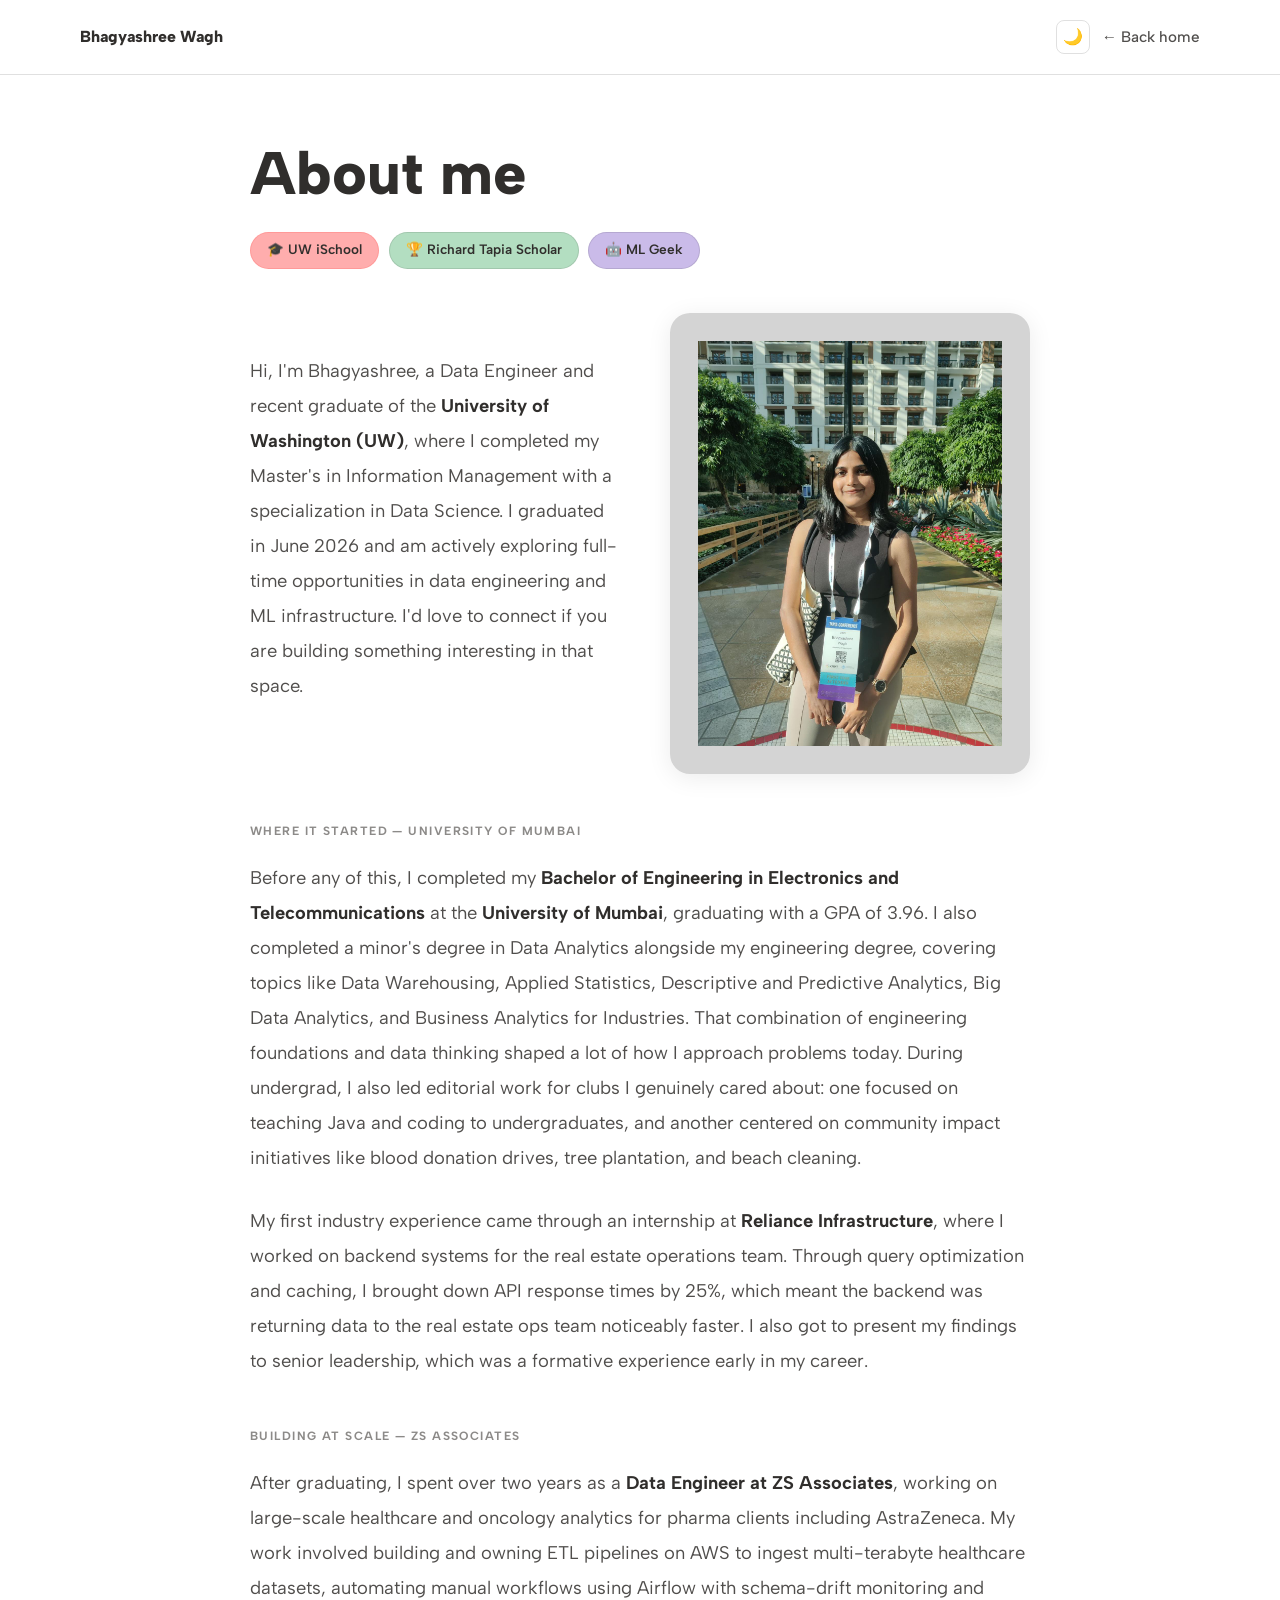
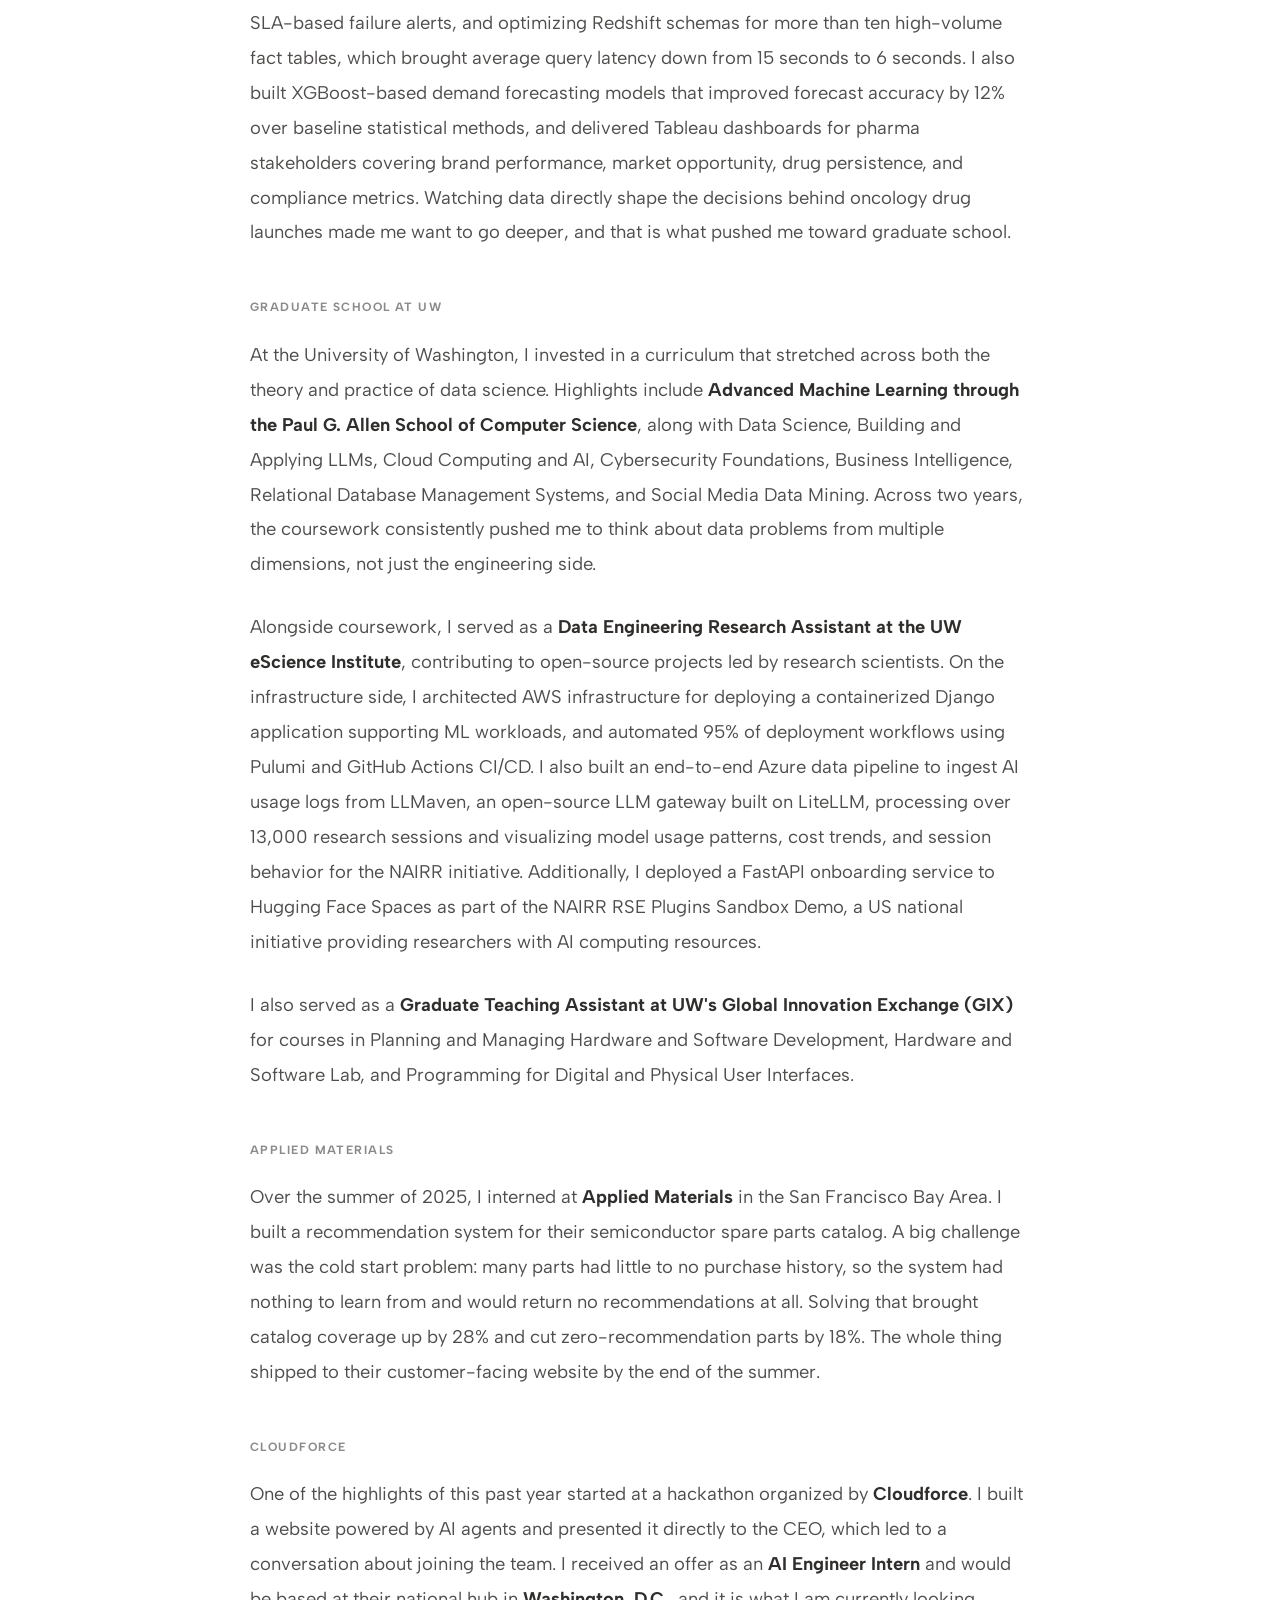
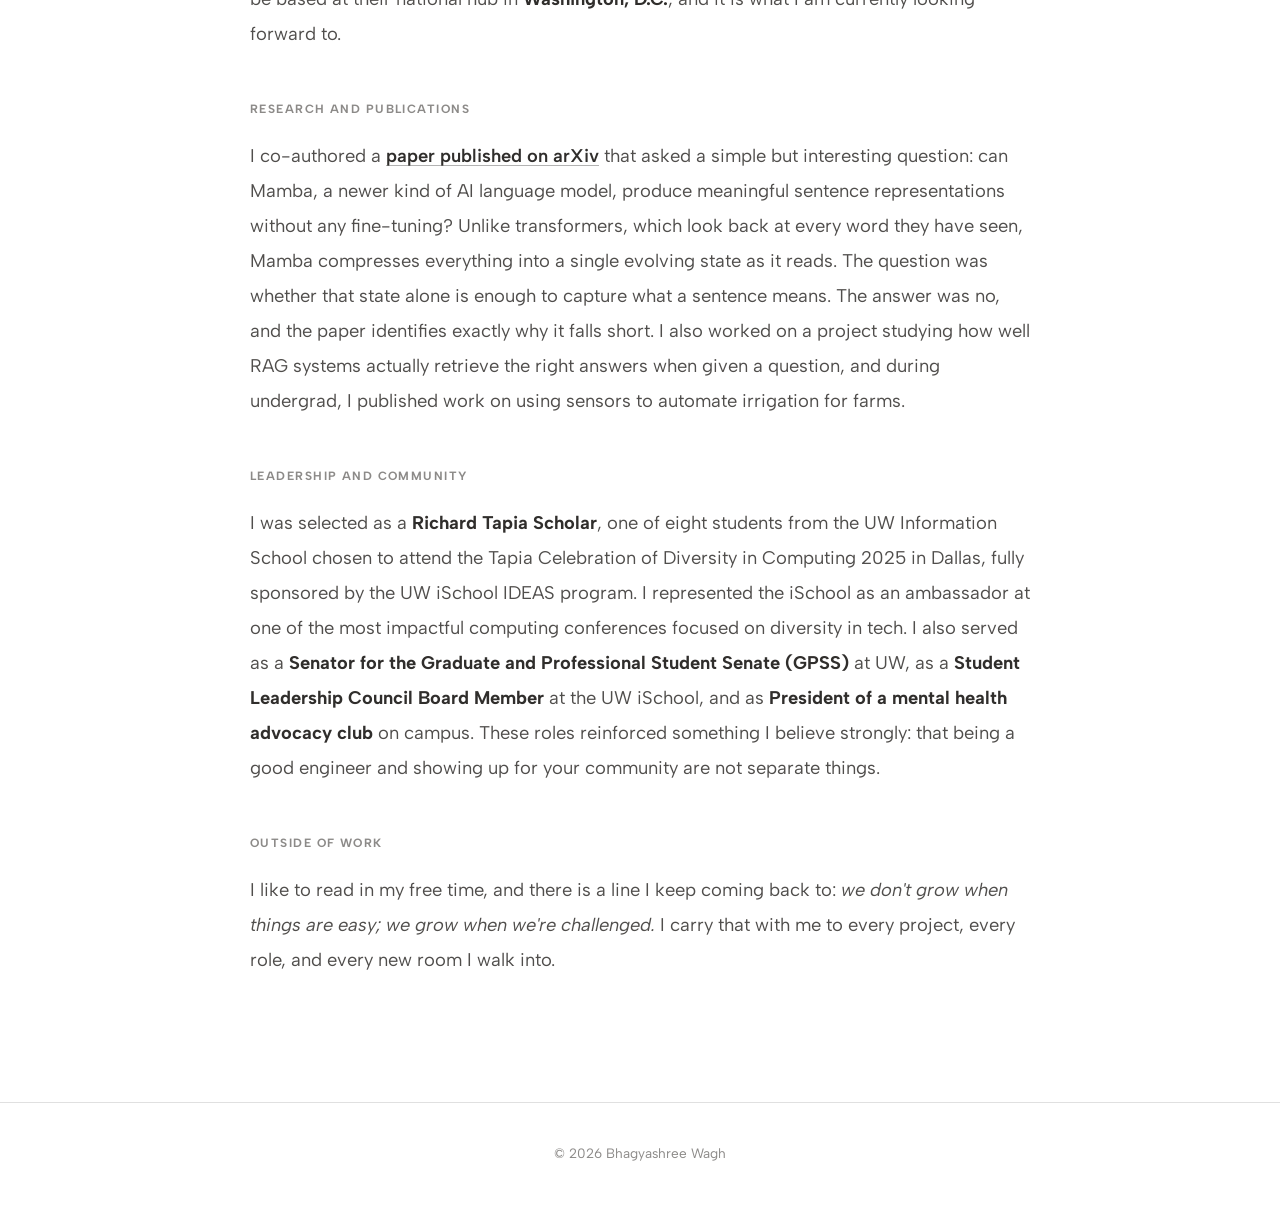
<file: about.html>
<!DOCTYPE html>
<html lang="en">
<head>
  <meta charset="UTF-8" />
  <meta name="viewport" content="width=device-width, initial-scale=1.0" />
  <title>About — Bhagyashree Wagh</title>
  <link rel="preconnect" href="https://fonts.googleapis.com" />
  <link rel="preconnect" href="https://fonts.gstatic.com" crossorigin />
  <link href="https://fonts.googleapis.com/css2?family=Albert+Sans:wght@400;500;600;700;800&family=Playwrite+US+Modern:wght@100..400&display=swap" rel="stylesheet" />
  <script>(function(){var t=localStorage.getItem('theme');if(t==='dark')document.documentElement.setAttribute('data-theme','dark')})();</script>
  <style>
    *,*::before,*::after{box-sizing:border-box;margin:0;padding:0}
    :root{
      --font:'Albert Sans',sans-serif;
      --cream:#F6F6F6;
      --white:rgb(255,255,255);
      --coral:rgb(254,122,120);
      --peach:rgb(255,173,173);
      --sage:rgb(179,222,193);
      --lavender:rgb(202,187,233);
      --text:rgb(48,46,44);
      --text-mid:rgb(80,78,76);
      --text-light:rgb(140,138,136);
      --border:rgba(0,0,0,.12);
      --transition:all .2s ease;
    }
    [data-theme="dark"]{
      --white:#141414;--cream:#1c1c1c;--cream-dark:#252525;
      --text:rgb(230,228,226);--text-mid:rgba(230,228,226,.75);--text-light:rgb(160,158,156);
      --border:rgba(255,255,255,.14)
    }
    [data-theme="dark"] .tag{color:rgb(30,28,26)!important;border-color:rgba(0,0,0,.3)!important}
    .theme-toggle{background:none;border:1.5px solid var(--border);border-radius:50%;width:34px;height:34px;cursor:pointer;display:flex;align-items:center;justify-content:center;font-size:.9rem;transition:var(--transition);flex-shrink:0}
    .theme-toggle:hover{border-color:var(--coral)}
    body{font-family:var(--font);background:var(--white);color:var(--text);line-height:1.6;font-size:16px;-webkit-font-smoothing:antialiased}
    a{color:var(--text);text-decoration:none;transition:var(--transition)}
    .wrap{max-width:860px;margin:0 auto;padding:0 2.5rem}

    nav{padding:1.25rem 0;border-bottom:1px solid var(--border);position:sticky;top:0;background:var(--white);z-index:100}
    .nav-inner{max-width:1200px;margin:0 auto;padding:0 2.5rem;display:flex;align-items:center;justify-content:space-between}
    .nav-name{font-weight:800;font-size:1rem;color:var(--text)}
    .back-link{display:inline-flex;align-items:center;gap:.4rem;font-size:.95rem;color:var(--text-mid);font-weight:500;transition:var(--transition)}
    .back-link:hover{color:var(--text)}

    .about-page{padding:4rem 0 6rem}
    .about-heading{font-size:3rem;font-weight:800;line-height:1.15;margin-bottom:1.5rem}
    @media(min-width:768px){.about-heading{font-size:3.75rem}}
    .about-hero{display:flex;gap:3rem;align-items:center;margin-bottom:2.5rem}
    .about-hero-text{flex:1}
    .about-photo{width:360px;flex-shrink:0;border-radius:20px;overflow:hidden;box-shadow:0 4px 24px rgba(0,0,0,.08);border:28px solid #d4d4d4}
    .about-photo img{width:100%;height:100%;object-fit:cover;display:block}
    @media(max-width:640px){.about-hero{flex-direction:column-reverse}.about-photo{width:100%;max-width:320px;margin:0 auto}}

    .tags{display:flex;flex-wrap:wrap;gap:.6rem;margin-bottom:2.75rem}
    .tag{display:inline-block;padding:.4rem 1rem;border-radius:50px;font-size:.85rem;font-weight:600;border:1.5px solid var(--border);color:var(--text);background:var(--white)}
    .tag.coral{background:var(--peach);border-color:rgba(254,122,120,.4)}
    .tag.sage{background:var(--sage);border-color:rgba(0,0,0,.1)}
    .tag.lavender{background:var(--lavender);border-color:rgba(0,0,0,.1)}

    .about-body p{font-size:1.15rem;line-height:1.9;color:var(--text-mid);margin-bottom:1.75rem}
    .about-body p strong{color:var(--text);font-weight:700}
    .about-body p em{font-style:italic;color:var(--text-mid)}
    .about-body a{color:var(--text);font-weight:600;text-decoration:underline;text-underline-offset:3px;text-decoration-color:rgba(0,0,0,.3)}
    .about-body a:hover{text-decoration-color:var(--text)}

    .section-label{font-size:.75rem;font-weight:700;letter-spacing:.12em;text-transform:uppercase;color:var(--text-light);margin:3rem 0 1.25rem;display:block}

    .pill-row{display:flex;flex-wrap:wrap;gap:.5rem;margin-bottom:1.75rem}
    .pill{padding:.3rem .85rem;border-radius:50px;font-size:.82rem;font-weight:500;background:var(--cream);color:var(--text);border:1px solid var(--border)}

    footer{padding:2.5rem 0;border-top:1px solid var(--border);text-align:center;font-size:.85rem;color:var(--text-light)}

    .pub-card{border:1.5px solid var(--border);border-radius:12px;padding:1.25rem 1.5rem;margin-bottom:1.75rem;background:var(--cream)}
    .pub-meta{display:flex;align-items:center;justify-content:space-between;margin-bottom:.6rem}
    .pub-venue{font-size:.78rem;font-weight:700;letter-spacing:.08em;text-transform:uppercase;color:var(--text-light)}
    .pub-link{font-size:.82rem;font-weight:700;color:var(--coral);text-decoration:none;border:1.5px solid var(--coral);padding:.2rem .75rem;border-radius:50px;transition:var(--transition)}
    .pub-link:hover{background:var(--coral);color:#fff}
    .pub-title{font-size:1.05rem;font-weight:700;color:var(--text);margin-bottom:.35rem;line-height:1.4}
    .pub-authors{font-size:.88rem;color:var(--text-light)}
  </style>
  <link rel="stylesheet" href="dark-mode.css">
</head>
<body>

<nav>
  <div class="nav-inner">
    <a href="index.html" class="nav-name">Bhagyashree Wagh</a>
    <div style="display:flex;align-items:center;gap:.75rem">
      <button class="theme-toggle" onclick="toggleTheme()" aria-label="Toggle dark mode">🌙</button>
      <a href="index.html" class="back-link">← Back home</a>
    </div>
  </div>
</nav>

<div class="about-page">
  <div class="wrap">

    <h1 class="about-heading">About me</h1>

    <div class="tags">
      <span class="tag coral">🎓 UW iSchool</span>
      <span class="tag sage">🏆 Richard Tapia Scholar</span>
      <span class="tag lavender">🤖 ML Geek</span>
    </div>

    <div class="about-hero">
      <div class="about-hero-text about-body">
        <p>Hi, I'm Bhagyashree, a Data Engineer and recent graduate of the <strong>University of Washington (UW)</strong>, where I completed my Master's in Information Management with a specialization in Data Science. I graduated in June 2026 and am actively exploring full-time opportunities in data engineering and ML infrastructure. I'd love to connect if you are building something interesting in that space.</p>
      </div>
      <div class="about-photo">
        <img src="assets/tapia-photo.jpg" alt="Bhagyashree Wagh at Tapia Conference 2025" />
      </div>
    </div>

    <div class="about-body">

      <span class="section-label">Where it started — University of Mumbai</span>

      <p>Before any of this, I completed my <strong>Bachelor of Engineering in Electronics and Telecommunications</strong> at the <strong>University of Mumbai</strong>, graduating with a GPA of 3.96. I also completed a minor's degree in Data Analytics alongside my engineering degree, covering topics like Data Warehousing, Applied Statistics, Descriptive and Predictive Analytics, Big Data Analytics, and Business Analytics for Industries. That combination of engineering foundations and data thinking shaped a lot of how I approach problems today. During undergrad, I also led editorial work for clubs I genuinely cared about: one focused on teaching Java and coding to undergraduates, and another centered on community impact initiatives like blood donation drives, tree plantation, and beach cleaning.</p>

      <p>My first industry experience came through an internship at <strong>Reliance Infrastructure</strong>, where I worked on backend systems for the real estate operations team. Through query optimization and caching, I brought down API response times by 25%, which meant the backend was returning data to the real estate ops team noticeably faster. I also got to present my findings to senior leadership, which was a formative experience early in my career.</p>

      <span class="section-label">Building at scale — ZS Associates</span>

      <p>After graduating, I spent over two years as a <strong>Data Engineer at ZS Associates</strong>, working on large-scale healthcare and oncology analytics for pharma clients including AstraZeneca. My work involved building and owning ETL pipelines on AWS to ingest multi-terabyte healthcare datasets, automating manual workflows using Airflow with schema-drift monitoring and SLA-based failure alerts, and optimizing Redshift schemas for more than ten high-volume fact tables, which brought average query latency down from 15 seconds to 6 seconds. I also built XGBoost-based demand forecasting models that improved forecast accuracy by 12% over baseline statistical methods, and delivered Tableau dashboards for pharma stakeholders covering brand performance, market opportunity, drug persistence, and compliance metrics. Watching data directly shape the decisions behind oncology drug launches made me want to go deeper, and that is what pushed me toward graduate school.</p>

      <span class="section-label">Graduate school at UW</span>

      <p>At the University of Washington, I invested in a curriculum that stretched across both the theory and practice of data science. Highlights include <strong>Advanced Machine Learning through the Paul G. Allen School of Computer Science</strong>, along with Data Science, Building and Applying LLMs, Cloud Computing and AI, Cybersecurity Foundations, Business Intelligence, Relational Database Management Systems, and Social Media Data Mining. Across two years, the coursework consistently pushed me to think about data problems from multiple dimensions, not just the engineering side.</p>

      <p>Alongside coursework, I served as a <strong>Data Engineering Research Assistant at the UW eScience Institute</strong>, contributing to open-source projects led by research scientists. On the infrastructure side, I architected AWS infrastructure for deploying a containerized Django application supporting ML workloads, and automated 95% of deployment workflows using Pulumi and GitHub Actions CI/CD. I also built an end-to-end Azure data pipeline to ingest AI usage logs from LLMaven, an open-source LLM gateway built on LiteLLM, processing over 13,000 research sessions and visualizing model usage patterns, cost trends, and session behavior for the NAIRR initiative. Additionally, I deployed a FastAPI onboarding service to Hugging Face Spaces as part of the NAIRR RSE Plugins Sandbox Demo, a US national initiative providing researchers with AI computing resources.</p>

      <p>I also served as a <strong>Graduate Teaching Assistant at UW's Global Innovation Exchange (GIX)</strong> for courses in Planning and Managing Hardware and Software Development, Hardware and Software Lab, and Programming for Digital and Physical User Interfaces.</p>

      <span class="section-label">Applied Materials</span>

      <p>Over the summer of 2025, I interned at <strong>Applied Materials</strong> in the San Francisco Bay Area. I built a recommendation system for their semiconductor spare parts catalog. A big challenge was the cold start problem: many parts had little to no purchase history, so the system had nothing to learn from and would return no recommendations at all. Solving that brought catalog coverage up by 28% and cut zero-recommendation parts by 18%. The whole thing shipped to their customer-facing website by the end of the summer.</p>

      <span class="section-label">Cloudforce</span>

      <p>One of the highlights of this past year started at a hackathon organized by <strong>Cloudforce</strong>. I built a website powered by AI agents and presented it directly to the CEO, which led to a conversation about joining the team. I received an offer as an <strong>AI Engineer Intern</strong> and would be based at their national hub in <strong>Washington, D.C.</strong>, and it is what I am currently looking forward to.</p>

      <span class="section-label">Research and publications</span>

      <p>I co-authored a <a href="https://arxiv.org/abs/2605.00253" target="_blank">paper published on arXiv</a> that asked a simple but interesting question: can Mamba, a newer kind of AI language model, produce meaningful sentence representations without any fine-tuning? Unlike transformers, which look back at every word they have seen, Mamba compresses everything into a single evolving state as it reads. The question was whether that state alone is enough to capture what a sentence means. The answer was no, and the paper identifies exactly why it falls short. I also worked on a project studying how well RAG systems actually retrieve the right answers when given a question, and during undergrad, I published work on using sensors to automate irrigation for farms.</p>

      <span class="section-label">Leadership and community</span>

      <p>I was selected as a <strong>Richard Tapia Scholar</strong>, one of eight students from the UW Information School chosen to attend the Tapia Celebration of Diversity in Computing 2025 in Dallas, fully sponsored by the UW iSchool IDEAS program. I represented the iSchool as an ambassador at one of the most impactful computing conferences focused on diversity in tech. I also served as a <strong>Senator for the Graduate and Professional Student Senate (GPSS)</strong> at UW, as a <strong>Student Leadership Council Board Member</strong> at the UW iSchool, and as <strong>President of a mental health advocacy club</strong> on campus. These roles reinforced something I believe strongly: that being a good engineer and showing up for your community are not separate things.</p>

      <span class="section-label">Outside of work</span>

      <p>I like to read in my free time, and there is a line I keep coming back to: <em>we don't grow when things are easy; we grow when we're challenged.</em> I carry that with me to every project, every role, and every new room I walk into.</p>

    </div>
  </div>
</div>


<footer>© 2026 Bhagyashree Wagh</footer>

<script>
function toggleTheme(){const dark=document.documentElement.getAttribute('data-theme')==='dark';document.documentElement.setAttribute('data-theme',dark?'light':'dark');localStorage.setItem('theme',dark?'light':'dark');document.querySelectorAll('.theme-toggle').forEach(b=>b.textContent=dark?'🌙':'☀️');}
(function(){const dark=document.documentElement.getAttribute('data-theme')==='dark';document.querySelectorAll('.theme-toggle').forEach(b=>b.textContent=dark?'☀️':'🌙');})();
</script>
</body>
</html>
</file>
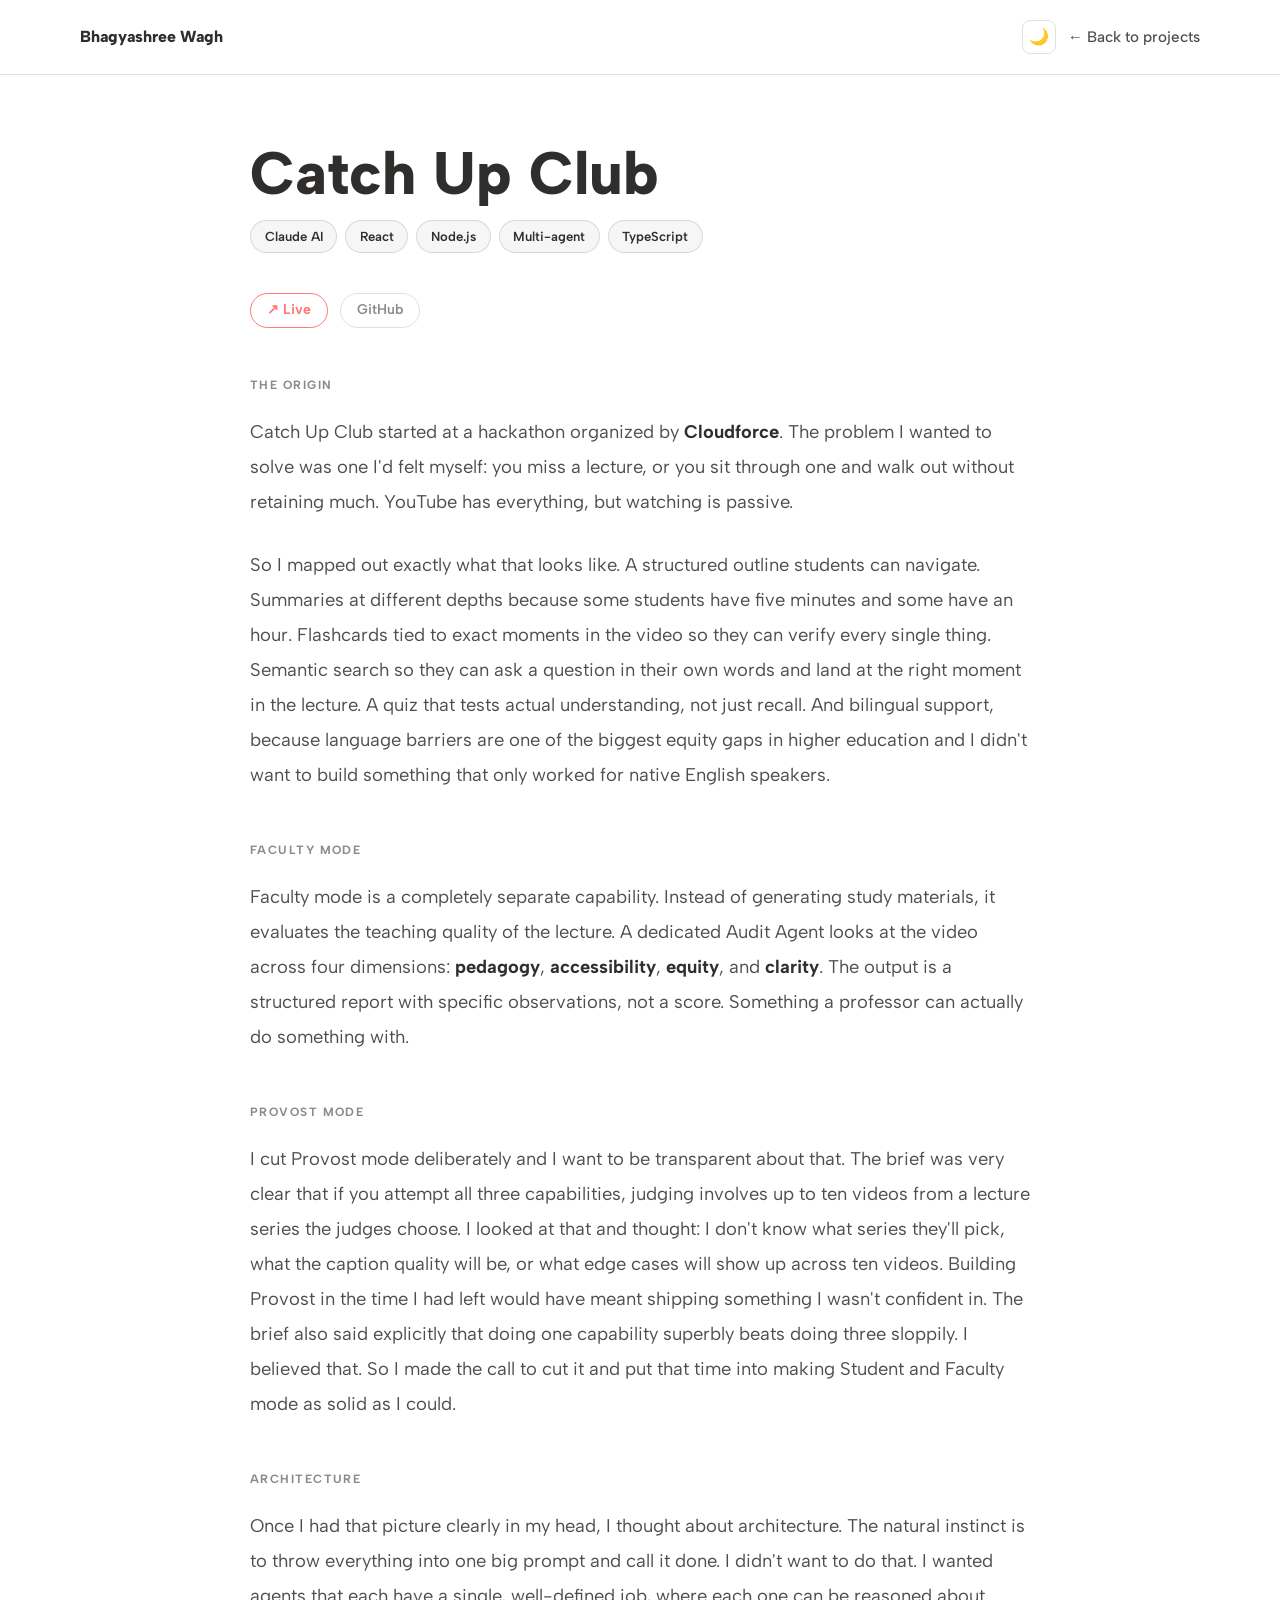
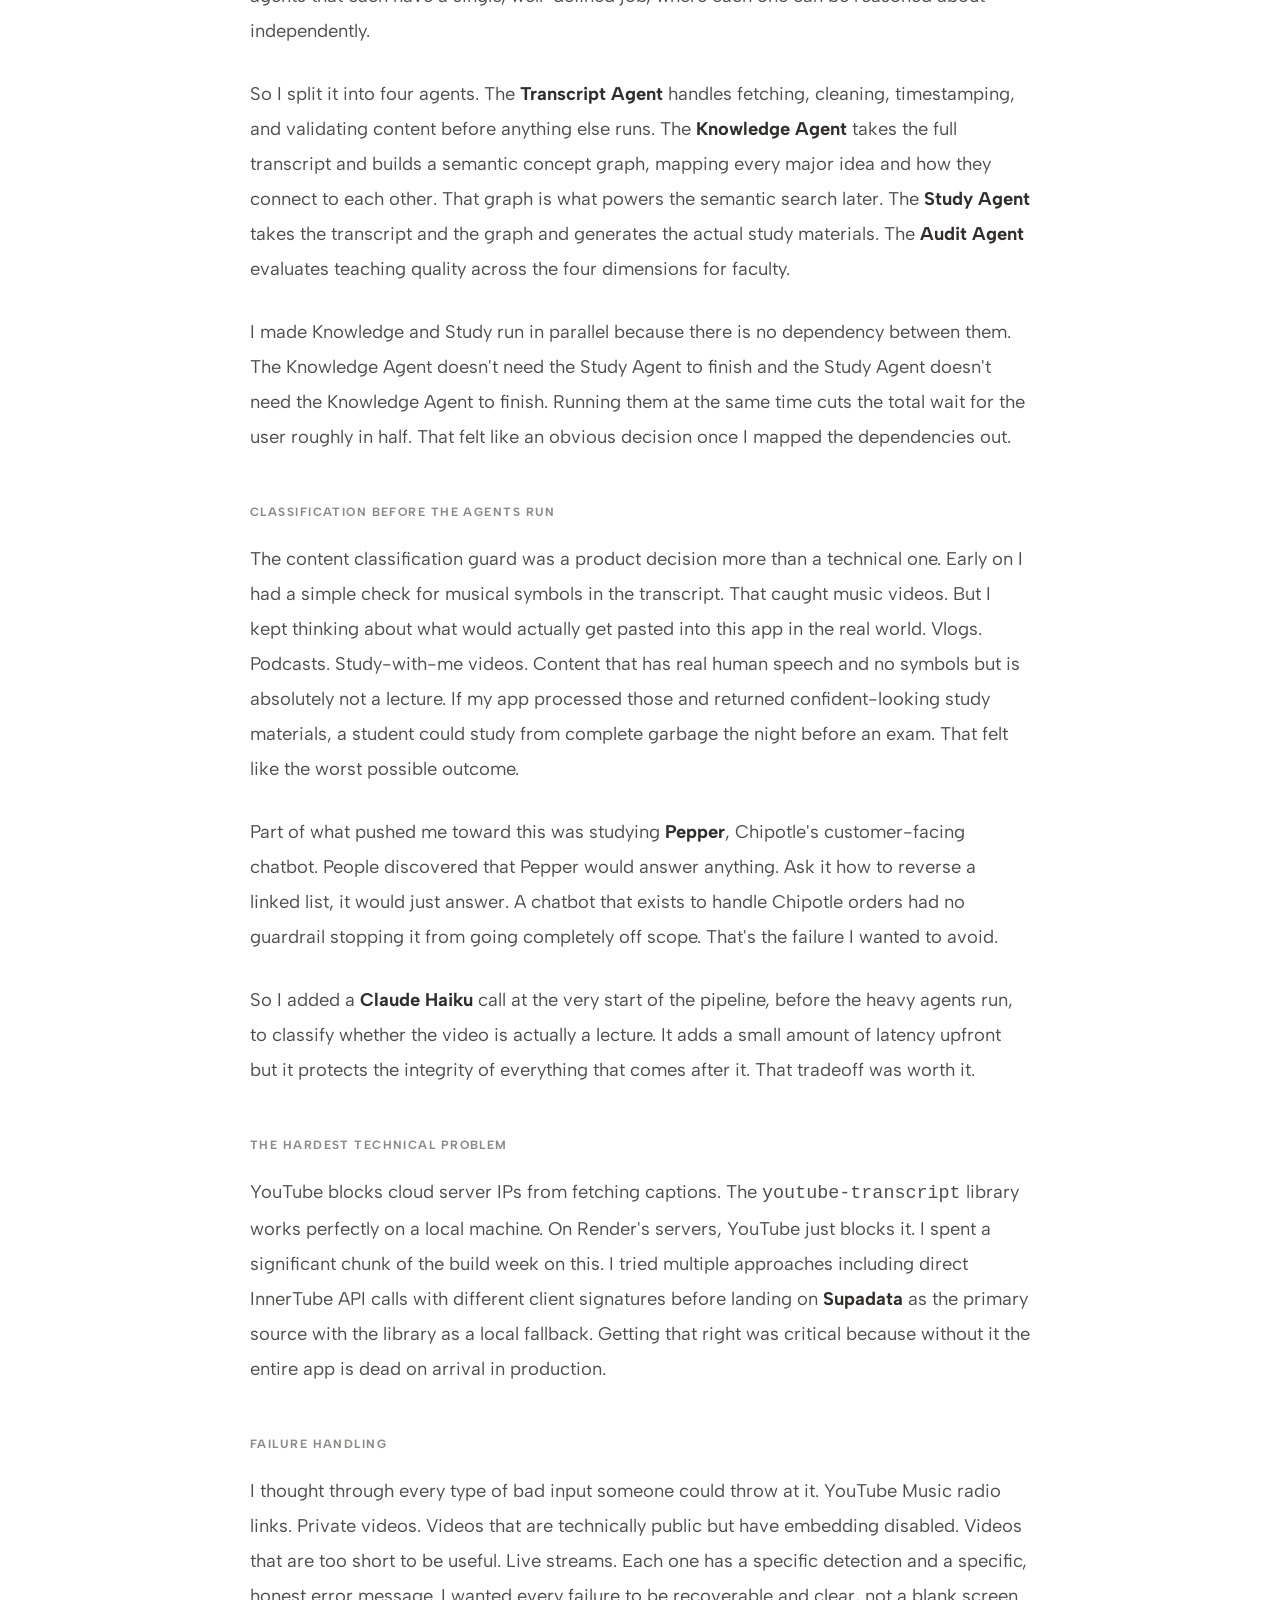
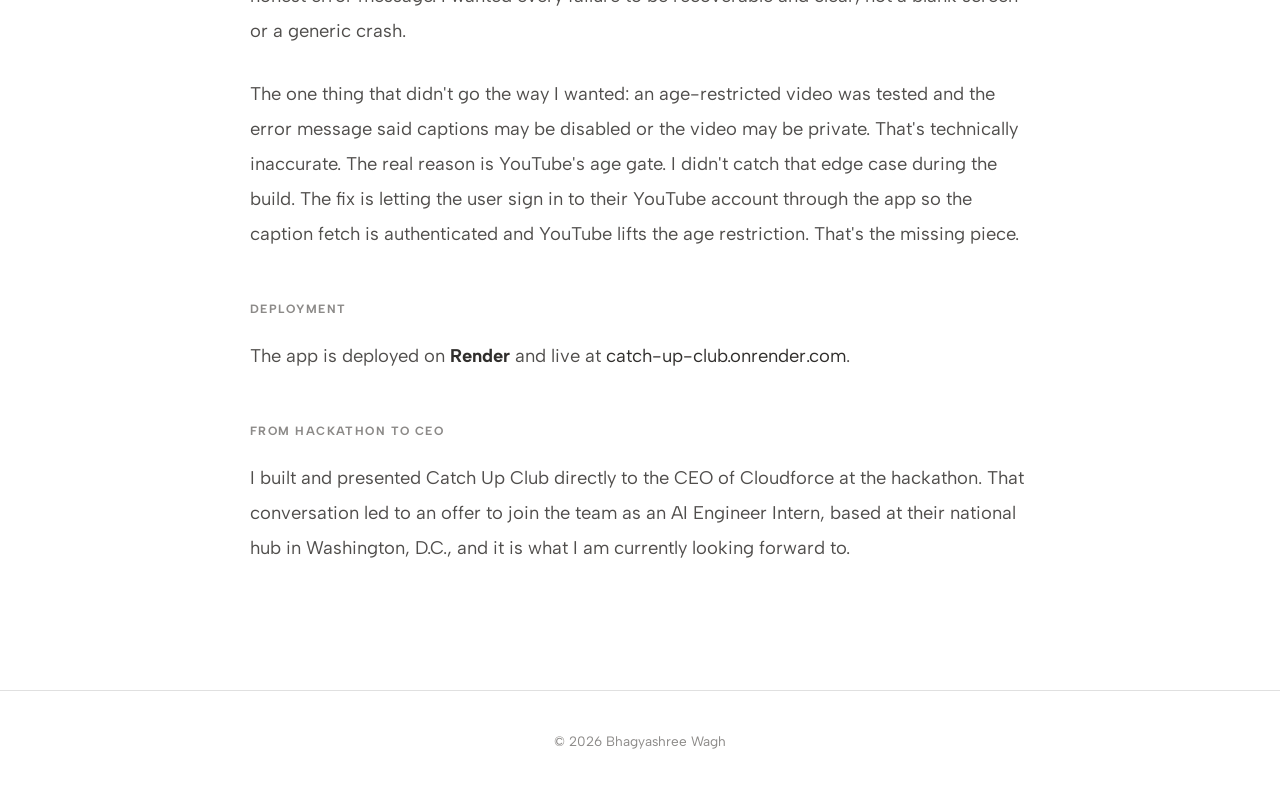
<file: projects/catchup.html>
<!DOCTYPE html>
<html lang="en">
<head>
  <meta charset="UTF-8" />
  <meta name="viewport" content="width=device-width, initial-scale=1.0" />
  <title>Catch Up Club | Bhagyashree Wagh</title>
  <link rel="preconnect" href="https://fonts.googleapis.com" />
  <link rel="preconnect" href="https://fonts.gstatic.com" crossorigin />
  <link href="https://fonts.googleapis.com/css2?family=Albert+Sans:wght@400;500;600;700;800&display=swap" rel="stylesheet" />
  <script>(function(){var t=localStorage.getItem('theme');if(t==='dark')document.documentElement.setAttribute('data-theme','dark')})();</script>
  <style>
    *,*::before,*::after{box-sizing:border-box;margin:0;padding:0}
    :root{
      --font:'Albert Sans',sans-serif;
      --cream:#F6F6F6;--white:rgb(255,255,255);--coral:rgb(254,122,120);
      --sage:rgb(179,222,193);--lavender:rgb(202,187,233);
      --text:rgb(48,46,44);--text-mid:rgb(80,78,76);--text-light:rgb(140,138,136);
      --border:rgba(0,0,0,.12);--transition:all .2s ease;
    }
    [data-theme="dark"]{--white:#141414;--cream:#1c1c1c;--cream-dark:#252525;--text:rgb(230,228,226);--text-mid:rgba(230,228,226,.75);--text-light:rgb(160,158,156);--border:rgba(255,255,255,.14)}
    [data-theme="dark"] nav{background:#141414}
    .theme-toggle{background:none;border:1.5px solid var(--border);border-radius:50%;width:34px;height:34px;cursor:pointer;display:flex;align-items:center;justify-content:center;font-size:.9rem;transition:var(--transition);flex-shrink:0}
    .theme-toggle:hover{border-color:var(--coral)}
    body{font-family:var(--font);background:var(--white);color:var(--text);line-height:1.6;font-size:16px;-webkit-font-smoothing:antialiased}
    a{color:var(--text);text-decoration:none;transition:var(--transition)}
    .wrap{max-width:860px;margin:0 auto;padding:0 2.5rem}
    nav{padding:1.25rem 0;border-bottom:1px solid var(--border);position:sticky;top:0;background:var(--white);z-index:100}
    .nav-inner{max-width:1200px;margin:0 auto;padding:0 2.5rem;display:flex;align-items:center;justify-content:space-between}
    .nav-name{font-weight:800;font-size:1rem}
    .back-link{display:inline-flex;align-items:center;gap:.4rem;font-size:.95rem;color:var(--text-mid);font-weight:500}
    .back-link:hover{color:var(--text)}
    .proj-page{padding:4rem 0 6rem}
    .proj-heading{font-size:3rem;font-weight:800;line-height:1.15;margin-bottom:.75rem}
    @media(min-width:768px){.proj-heading{font-size:3.75rem}}
    .proj-meta{display:flex;flex-wrap:wrap;gap:.5rem;margin-bottom:2.5rem}
    .ptag{display:inline-block;padding:.3rem .85rem;border-radius:50px;font-size:.82rem;font-weight:600;background:var(--cream);color:var(--text);border:1px solid var(--border)}
    .proj-links{display:flex;gap:.75rem;margin-bottom:3rem}
    .proj-link-live{font-size:.88rem;font-weight:700;color:var(--coral);border:1.5px solid var(--coral);padding:.35rem 1rem;border-radius:50px;text-decoration:none;transition:var(--transition)}
    .proj-link-live:hover{background:var(--coral);color:#fff}
    .proj-link-gh{font-size:.88rem;font-weight:600;color:var(--text-light);border:1.5px solid var(--border);padding:.35rem 1rem;border-radius:50px;text-decoration:none;transition:var(--transition)}
    .proj-link-gh:hover{border-color:var(--text);color:var(--text)}
    .proj-body p{font-size:1.15rem;line-height:1.9;color:var(--text-mid);margin-bottom:1.75rem}
    .proj-body p strong{color:var(--text);font-weight:700}
    .section-label{font-size:.75rem;font-weight:700;letter-spacing:.12em;text-transform:uppercase;color:var(--text-light);margin:3rem 0 1.25rem;display:block}
    .callout{background:var(--cream);border-left:3px solid var(--coral);border-radius:0 12px 12px 0;padding:1.25rem 1.5rem;margin-bottom:1.75rem}
    .callout p{font-size:1.05rem;margin-bottom:0}
    footer{padding:2.5rem 0;border-top:1px solid var(--border);text-align:center;font-size:.85rem;color:var(--text-light)}
  </style>
  <link rel="stylesheet" href="../dark-mode.css">
</head>
<body>
<nav>
  <div class="nav-inner">
    <a href="../index.html" class="nav-name">Bhagyashree Wagh</a>
    <div style="display:flex;align-items:center;gap:.75rem">
      <button class="theme-toggle" onclick="toggleTheme()" aria-label="Toggle dark mode">🌙</button>
      <a href="../index.html#projects" class="back-link">← Back to projects</a>
    </div>
  </div>
</nav>

<div class="proj-page">
  <div class="wrap">
    <h1 class="proj-heading">Catch Up Club</h1>
    <div class="proj-meta">
      <span class="ptag">Claude AI</span><span class="ptag">React</span><span class="ptag">Node.js</span><span class="ptag">Multi-agent</span><span class="ptag">TypeScript</span>
    </div>
    <div class="proj-links">
      <a href="https://catch-up-club.onrender.com" target="_blank" class="proj-link-live">↗ Live</a>
      <a href="https://github.com/bhagyashreewagh/catch-up-club" target="_blank" class="proj-link-gh">GitHub</a>
    </div>

    <div class="proj-body">

      <span class="section-label">The origin</span>

      <p>Catch Up Club started at a hackathon organized by <strong>Cloudforce</strong>. The problem I wanted to solve was one I'd felt myself: you miss a lecture, or you sit through one and walk out without retaining much. YouTube has everything, but watching is passive.</p>

      <p>So I mapped out exactly what that looks like. A structured outline students can navigate. Summaries at different depths because some students have five minutes and some have an hour. Flashcards tied to exact moments in the video so they can verify every single thing. Semantic search so they can ask a question in their own words and land at the right moment in the lecture. A quiz that tests actual understanding, not just recall. And bilingual support, because language barriers are one of the biggest equity gaps in higher education and I didn't want to build something that only worked for native English speakers.</p>

      <span class="section-label">Faculty mode</span>

      <p>Faculty mode is a completely separate capability. Instead of generating study materials, it evaluates the teaching quality of the lecture. A dedicated Audit Agent looks at the video across four dimensions: <strong>pedagogy</strong>, <strong>accessibility</strong>, <strong>equity</strong>, and <strong>clarity</strong>. The output is a structured report with specific observations, not a score. Something a professor can actually do something with.</p>

      <span class="section-label">Provost mode</span>

      <p>I cut Provost mode deliberately and I want to be transparent about that. The brief was very clear that if you attempt all three capabilities, judging involves up to ten videos from a lecture series the judges choose. I looked at that and thought: I don't know what series they'll pick, what the caption quality will be, or what edge cases will show up across ten videos. Building Provost in the time I had left would have meant shipping something I wasn't confident in. The brief also said explicitly that doing one capability superbly beats doing three sloppily. I believed that. So I made the call to cut it and put that time into making Student and Faculty mode as solid as I could.</p>

      <span class="section-label">Architecture</span>

      <p>Once I had that picture clearly in my head, I thought about architecture. The natural instinct is to throw everything into one big prompt and call it done. I didn't want to do that. I wanted agents that each have a single, well-defined job, where each one can be reasoned about independently.</p>

      <p>So I split it into four agents. The <strong>Transcript Agent</strong> handles fetching, cleaning, timestamping, and validating content before anything else runs. The <strong>Knowledge Agent</strong> takes the full transcript and builds a semantic concept graph, mapping every major idea and how they connect to each other. That graph is what powers the semantic search later. The <strong>Study Agent</strong> takes the transcript and the graph and generates the actual study materials. The <strong>Audit Agent</strong> evaluates teaching quality across the four dimensions for faculty.</p>

      <p>I made Knowledge and Study run in parallel because there is no dependency between them. The Knowledge Agent doesn't need the Study Agent to finish and the Study Agent doesn't need the Knowledge Agent to finish. Running them at the same time cuts the total wait for the user roughly in half. That felt like an obvious decision once I mapped the dependencies out.</p>

      <span class="section-label">Classification before the agents run</span>

      <p>The content classification guard was a product decision more than a technical one. Early on I had a simple check for musical symbols in the transcript. That caught music videos. But I kept thinking about what would actually get pasted into this app in the real world. Vlogs. Podcasts. Study-with-me videos. Content that has real human speech and no symbols but is absolutely not a lecture. If my app processed those and returned confident-looking study materials, a student could study from complete garbage the night before an exam. That felt like the worst possible outcome.</p>

      <p>Part of what pushed me toward this was studying <strong>Pepper</strong>, Chipotle's customer-facing chatbot. People discovered that Pepper would answer anything. Ask it how to reverse a linked list, it would just answer. A chatbot that exists to handle Chipotle orders had no guardrail stopping it from going completely off scope. That's the failure I wanted to avoid.</p>

      <p>So I added a <strong>Claude Haiku</strong> call at the very start of the pipeline, before the heavy agents run, to classify whether the video is actually a lecture. It adds a small amount of latency upfront but it protects the integrity of everything that comes after it. That tradeoff was worth it.</p>

      <span class="section-label">The hardest technical problem</span>

      <p>YouTube blocks cloud server IPs from fetching captions. The <code>youtube-transcript</code> library works perfectly on a local machine. On Render's servers, YouTube just blocks it. I spent a significant chunk of the build week on this. I tried multiple approaches including direct InnerTube API calls with different client signatures before landing on <strong>Supadata</strong> as the primary source with the library as a local fallback. Getting that right was critical because without it the entire app is dead on arrival in production.</p>

      <span class="section-label">Failure handling</span>

      <p>I thought through every type of bad input someone could throw at it. YouTube Music radio links. Private videos. Videos that are technically public but have embedding disabled. Videos that are too short to be useful. Live streams. Each one has a specific detection and a specific, honest error message. I wanted every failure to be recoverable and clear, not a blank screen or a generic crash.</p>

      <p>The one thing that didn't go the way I wanted: an age-restricted video was tested and the error message said captions may be disabled or the video may be private. That's technically inaccurate. The real reason is YouTube's age gate. I didn't catch that edge case during the build. The fix is letting the user sign in to their YouTube account through the app so the caption fetch is authenticated and YouTube lifts the age restriction. That's the missing piece.</p>

      <span class="section-label">Deployment</span>

      <p>The app is deployed on <strong>Render</strong> and live at <a href="https://catch-up-club.onrender.com" target="_blank">catch-up-club.onrender.com</a>.</p>

      <span class="section-label">From hackathon to CEO</span>

      <p>I built and presented Catch Up Club directly to the CEO of Cloudforce at the hackathon. That conversation led to an offer to join the team as an AI Engineer Intern, based at their national hub in Washington, D.C., and it is what I am currently looking forward to.</p>

    </div>
  </div>
</div>

<footer>© 2026 Bhagyashree Wagh</footer>
<script>
function toggleTheme(){const dark=document.documentElement.getAttribute('data-theme')==='dark';document.documentElement.setAttribute('data-theme',dark?'light':'dark');localStorage.setItem('theme',dark?'light':'dark');document.querySelectorAll('.theme-toggle').forEach(b=>b.textContent=dark?'🌙':'☀️');}
(function(){const dark=document.documentElement.getAttribute('data-theme')==='dark';document.querySelectorAll('.theme-toggle').forEach(b=>b.textContent=dark?'☀️':'🌙');})();
</script>
</body>
</html>
</file>
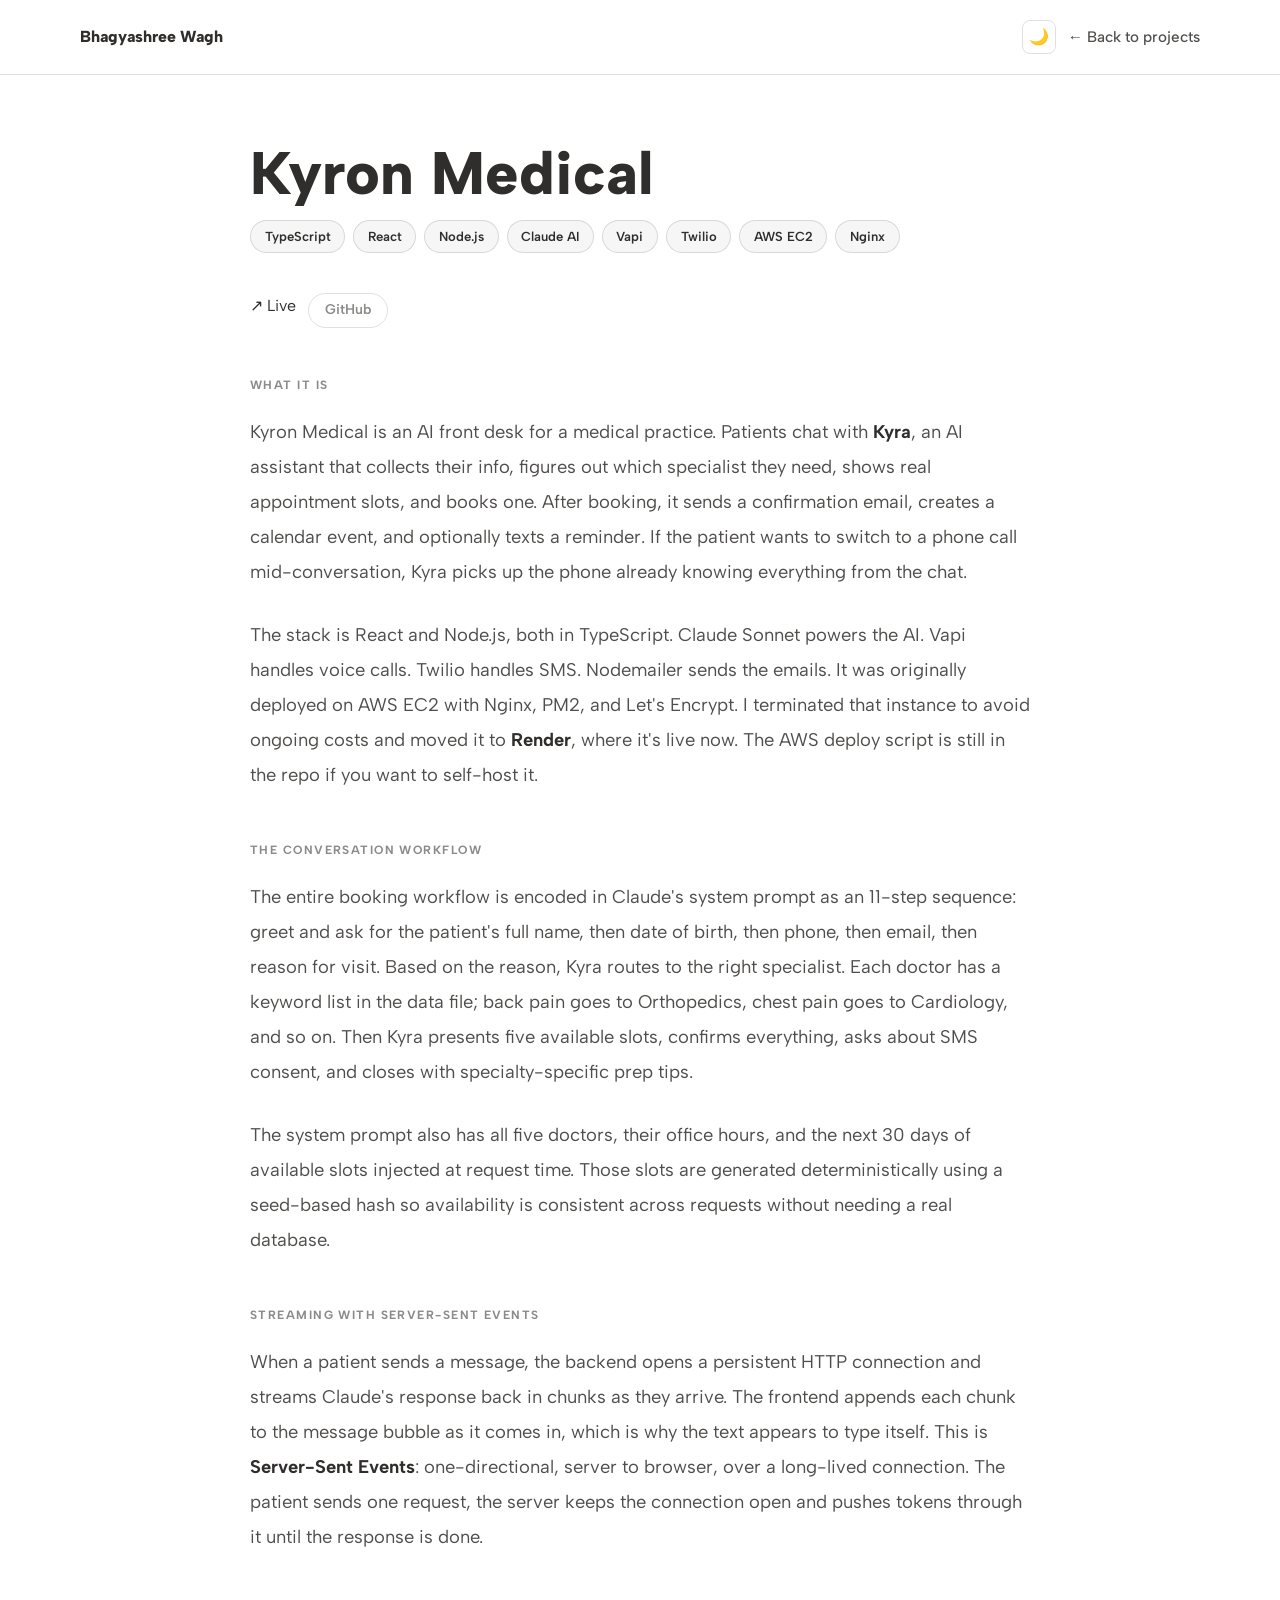
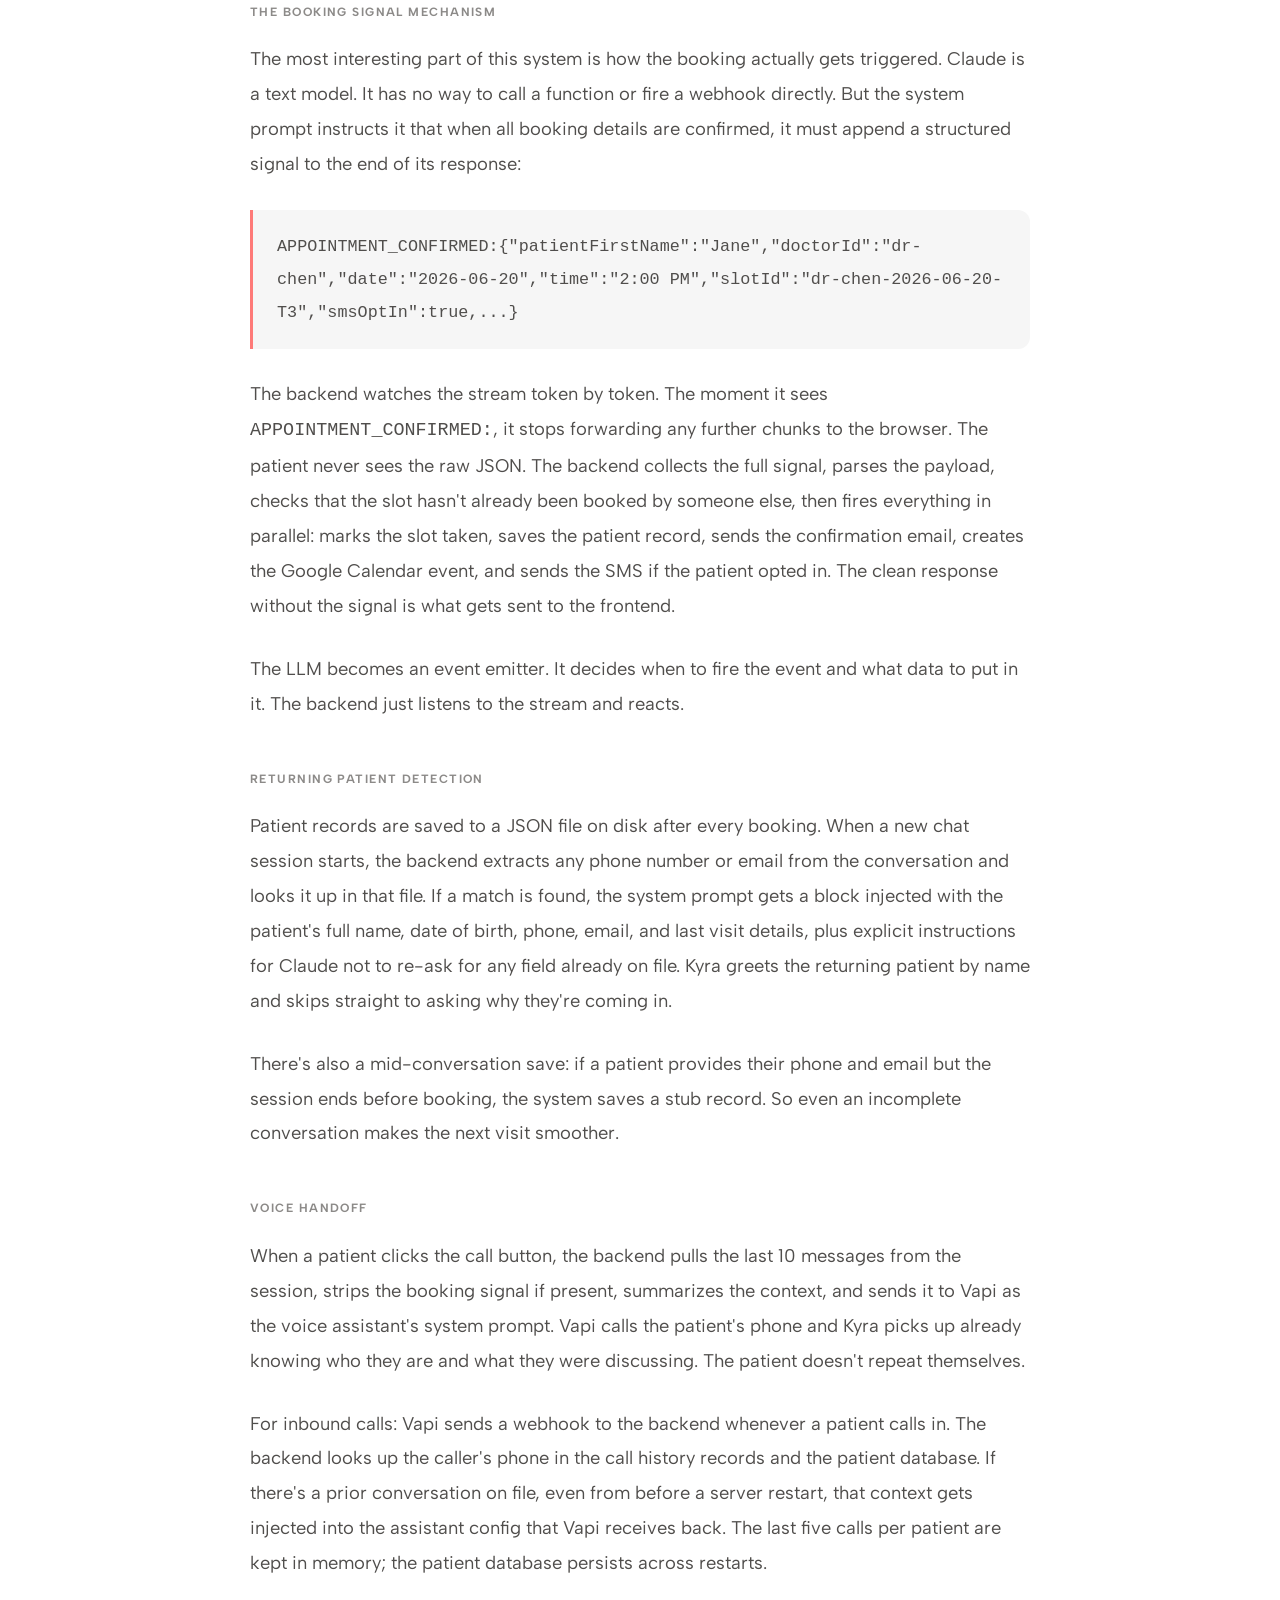
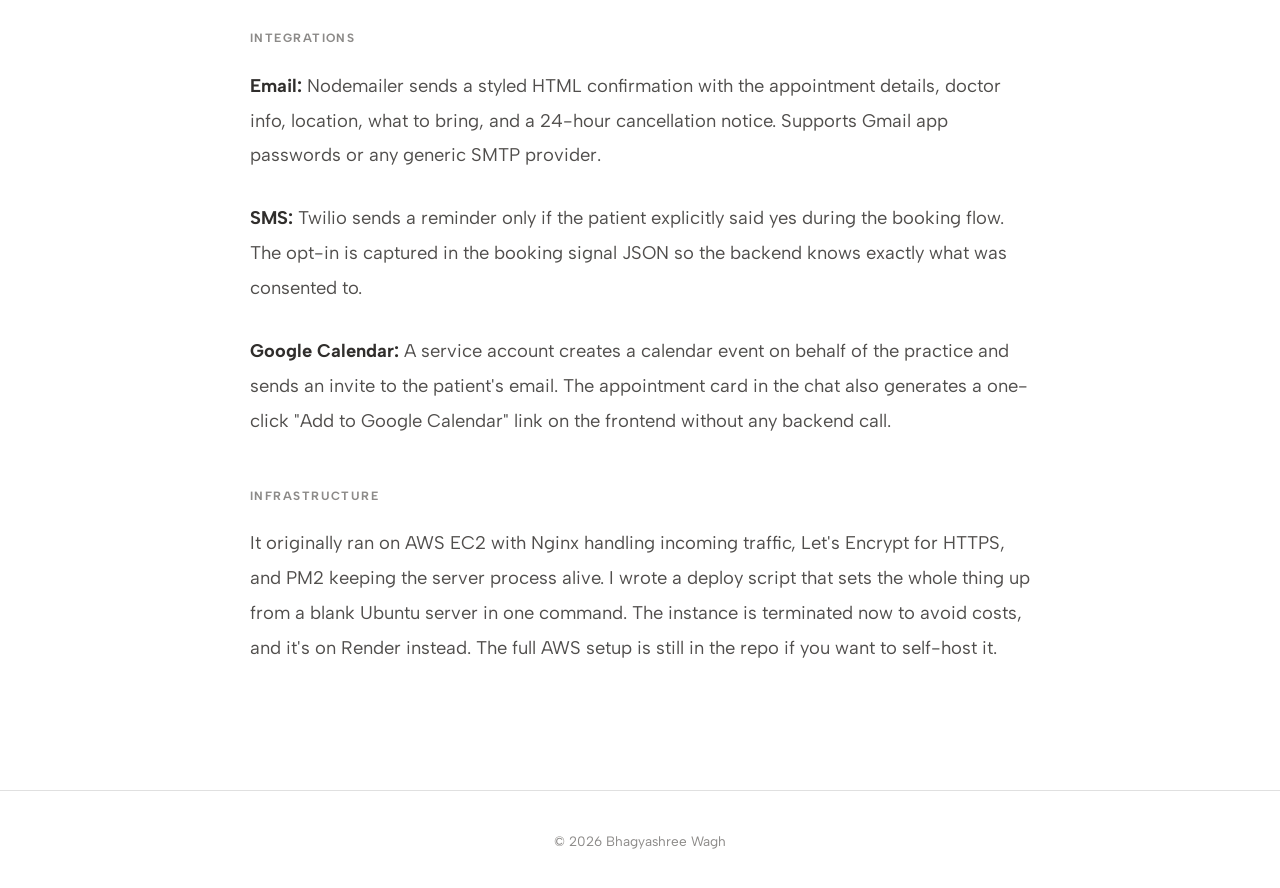
<file: projects/kyron.html>
<!DOCTYPE html>
<html lang="en">
<head>
  <meta charset="UTF-8" />
  <meta name="viewport" content="width=device-width, initial-scale=1.0" />
  <title>Kyron Medical | Bhagyashree Wagh</title>
  <link rel="preconnect" href="https://fonts.googleapis.com" />
  <link rel="preconnect" href="https://fonts.gstatic.com" crossorigin />
  <link href="https://fonts.googleapis.com/css2?family=Albert+Sans:wght@400;500;600;700;800&family=Playwrite+US+Modern:wght@100..400&display=swap" rel="stylesheet" />
  <script>(function(){var t=localStorage.getItem('theme');if(t==='dark')document.documentElement.setAttribute('data-theme','dark')})();</script>
  <style>
    *,*::before,*::after{box-sizing:border-box;margin:0;padding:0}
    :root{
      --font:'Albert Sans',sans-serif;
      --cream:#F6F6F6;
      --white:rgb(255,255,255);
      --coral:rgb(254,122,120);
      --peach:rgb(255,173,173);
      --sage:rgb(179,222,193);
      --lavender:rgb(202,187,233);
      --text:rgb(48,46,44);
      --text-mid:rgb(80,78,76);
      --text-light:rgb(140,138,136);
      --border:rgba(0,0,0,.12);
      --transition:all .2s ease;
    }
    [data-theme="dark"]{--white:#141414;--cream:#1c1c1c;--cream-dark:#252525;--text:rgb(230,228,226);--text-mid:rgba(230,228,226,.75);--text-light:rgb(160,158,156);--border:rgba(255,255,255,.14)}
    [data-theme="dark"] nav{background:#141414}
    .theme-toggle{background:none;border:1.5px solid var(--border);border-radius:50%;width:34px;height:34px;cursor:pointer;display:flex;align-items:center;justify-content:center;font-size:.9rem;transition:var(--transition);flex-shrink:0}
    .theme-toggle:hover{border-color:var(--coral)}
    body{font-family:var(--font);background:var(--white);color:var(--text);line-height:1.6;font-size:16px;-webkit-font-smoothing:antialiased}
    a{color:var(--text);text-decoration:none;transition:var(--transition)}
    .wrap{max-width:860px;margin:0 auto;padding:0 2.5rem}
    nav{padding:1.25rem 0;border-bottom:1px solid var(--border);position:sticky;top:0;background:var(--white);z-index:100}
    .nav-inner{max-width:1200px;margin:0 auto;padding:0 2.5rem;display:flex;align-items:center;justify-content:space-between}
    .nav-name{font-weight:800;font-size:1rem}
    .back-link{display:inline-flex;align-items:center;gap:.4rem;font-size:.95rem;color:var(--text-mid);font-weight:500}
    .back-link:hover{color:var(--text)}
    .proj-page{padding:4rem 0 6rem}
    .proj-heading{font-size:3rem;font-weight:800;line-height:1.15;margin-bottom:.75rem}
    @media(min-width:768px){.proj-heading{font-size:3.75rem}}
    .proj-meta{display:flex;flex-wrap:wrap;gap:.5rem;margin-bottom:2.5rem}
    .ptag{display:inline-block;padding:.3rem .85rem;border-radius:50px;font-size:.82rem;font-weight:600;background:var(--cream);color:var(--text);border:1px solid var(--border)}
    .proj-links{display:flex;gap:.75rem;margin-bottom:3rem}
    .proj-link-gh{font-size:.88rem;font-weight:600;color:var(--text-light);border:1.5px solid var(--border);padding:.35rem 1rem;border-radius:50px;text-decoration:none;transition:var(--transition)}
    .proj-link-gh:hover{border-color:var(--text);color:var(--text)}
    .proj-body p{font-size:1.15rem;line-height:1.9;color:var(--text-mid);margin-bottom:1.75rem}
    .proj-body p strong{color:var(--text);font-weight:700}
    .section-label{font-size:.75rem;font-weight:700;letter-spacing:.12em;text-transform:uppercase;color:var(--text-light);margin:3rem 0 1.25rem;display:block}
    .callout{background:var(--cream);border-left:3px solid var(--coral);border-radius:0 12px 12px 0;padding:1.25rem 1.5rem;margin-bottom:1.75rem}
    .callout p{font-size:1.05rem;margin-bottom:0}
    footer{padding:2.5rem 0;border-top:1px solid var(--border);text-align:center;font-size:.85rem;color:var(--text-light)}
  </style>
  <link rel="stylesheet" href="../dark-mode.css">
</head>
<body>
<nav>
  <div class="nav-inner">
    <a href="../index.html" class="nav-name">Bhagyashree Wagh</a>
    <div style="display:flex;align-items:center;gap:.75rem">
      <button class="theme-toggle" onclick="toggleTheme()" aria-label="Toggle dark mode">🌙</button>
      <a href="../index.html#projects" class="back-link">← Back to projects</a>
    </div>
  </div>
</nav>

<div class="proj-page">
  <div class="wrap">
    <h1 class="proj-heading">Kyron Medical</h1>
    <div class="proj-meta">
      <span class="ptag">TypeScript</span><span class="ptag">React</span><span class="ptag">Node.js</span><span class="ptag">Claude AI</span><span class="ptag">Vapi</span><span class="ptag">Twilio</span><span class="ptag">AWS EC2</span><span class="ptag">Nginx</span>
    </div>
    <div class="proj-links">
      <a href="https://kyron-medical-qhex.onrender.com/" target="_blank" class="proj-link-live">↗ Live</a>
      <a href="https://github.com/bhagyashreewagh/kyron-medical" target="_blank" class="proj-link-gh">GitHub</a>
    </div>

    <div class="proj-body">

      <span class="section-label">What it is</span>

      <p>Kyron Medical is an AI front desk for a medical practice. Patients chat with <strong>Kyra</strong>, an AI assistant that collects their info, figures out which specialist they need, shows real appointment slots, and books one. After booking, it sends a confirmation email, creates a calendar event, and optionally texts a reminder. If the patient wants to switch to a phone call mid-conversation, Kyra picks up the phone already knowing everything from the chat.</p>

      <p>The stack is React and Node.js, both in TypeScript. Claude Sonnet powers the AI. Vapi handles voice calls. Twilio handles SMS. Nodemailer sends the emails. It was originally deployed on AWS EC2 with Nginx, PM2, and Let's Encrypt. I terminated that instance to avoid ongoing costs and moved it to <strong>Render</strong>, where it's live now. The AWS deploy script is still in the repo if you want to self-host it.</p>

      <span class="section-label">The conversation workflow</span>

      <p>The entire booking workflow is encoded in Claude's system prompt as an 11-step sequence: greet and ask for the patient's full name, then date of birth, then phone, then email, then reason for visit. Based on the reason, Kyra routes to the right specialist. Each doctor has a keyword list in the data file; back pain goes to Orthopedics, chest pain goes to Cardiology, and so on. Then Kyra presents five available slots, confirms everything, asks about SMS consent, and closes with specialty-specific prep tips.</p>

      <p>The system prompt also has all five doctors, their office hours, and the next 30 days of available slots injected at request time. Those slots are generated deterministically using a seed-based hash so availability is consistent across requests without needing a real database.</p>

      <span class="section-label">Streaming with Server-Sent Events</span>

      <p>When a patient sends a message, the backend opens a persistent HTTP connection and streams Claude's response back in chunks as they arrive. The frontend appends each chunk to the message bubble as it comes in, which is why the text appears to type itself. This is <strong>Server-Sent Events</strong>: one-directional, server to browser, over a long-lived connection. The patient sends one request, the server keeps the connection open and pushes tokens through it until the response is done.</p>

      <span class="section-label">The booking signal mechanism</span>

      <p>The most interesting part of this system is how the booking actually gets triggered. Claude is a text model. It has no way to call a function or fire a webhook directly. But the system prompt instructs it that when all booking details are confirmed, it must append a structured signal to the end of its response:</p>

      <div class="callout">
        <p><code>APPOINTMENT_CONFIRMED:{"patientFirstName":"Jane","doctorId":"dr-chen","date":"2026-06-20","time":"2:00 PM","slotId":"dr-chen-2026-06-20-T3","smsOptIn":true,...}</code></p>
      </div>

      <p>The backend watches the stream token by token. The moment it sees <code>APPOINTMENT_CONFIRMED:</code>, it stops forwarding any further chunks to the browser. The patient never sees the raw JSON. The backend collects the full signal, parses the payload, checks that the slot hasn't already been booked by someone else, then fires everything in parallel: marks the slot taken, saves the patient record, sends the confirmation email, creates the Google Calendar event, and sends the SMS if the patient opted in. The clean response without the signal is what gets sent to the frontend.</p>

      <p>The LLM becomes an event emitter. It decides when to fire the event and what data to put in it. The backend just listens to the stream and reacts.</p>

      <span class="section-label">Returning patient detection</span>

      <p>Patient records are saved to a JSON file on disk after every booking. When a new chat session starts, the backend extracts any phone number or email from the conversation and looks it up in that file. If a match is found, the system prompt gets a block injected with the patient's full name, date of birth, phone, email, and last visit details, plus explicit instructions for Claude not to re-ask for any field already on file. Kyra greets the returning patient by name and skips straight to asking why they're coming in.</p>

      <p>There's also a mid-conversation save: if a patient provides their phone and email but the session ends before booking, the system saves a stub record. So even an incomplete conversation makes the next visit smoother.</p>

      <span class="section-label">Voice handoff</span>

      <p>When a patient clicks the call button, the backend pulls the last 10 messages from the session, strips the booking signal if present, summarizes the context, and sends it to Vapi as the voice assistant's system prompt. Vapi calls the patient's phone and Kyra picks up already knowing who they are and what they were discussing. The patient doesn't repeat themselves.</p>

      <p>For inbound calls: Vapi sends a webhook to the backend whenever a patient calls in. The backend looks up the caller's phone in the call history records and the patient database. If there's a prior conversation on file, even from before a server restart, that context gets injected into the assistant config that Vapi receives back. The last five calls per patient are kept in memory; the patient database persists across restarts.</p>

      <span class="section-label">Integrations</span>

      <p><strong>Email:</strong> Nodemailer sends a styled HTML confirmation with the appointment details, doctor info, location, what to bring, and a 24-hour cancellation notice. Supports Gmail app passwords or any generic SMTP provider.</p>

      <p><strong>SMS:</strong> Twilio sends a reminder only if the patient explicitly said yes during the booking flow. The opt-in is captured in the booking signal JSON so the backend knows exactly what was consented to.</p>

      <p><strong>Google Calendar:</strong> A service account creates a calendar event on behalf of the practice and sends an invite to the patient's email. The appointment card in the chat also generates a one-click "Add to Google Calendar" link on the frontend without any backend call.</p>

      <span class="section-label">Infrastructure</span>

      <p>It originally ran on AWS EC2 with Nginx handling incoming traffic, Let's Encrypt for HTTPS, and PM2 keeping the server process alive. I wrote a deploy script that sets the whole thing up from a blank Ubuntu server in one command. The instance is terminated now to avoid costs, and it's on Render instead. The full AWS setup is still in the repo if you want to self-host it.</p>

    </div>
  </div>
</div>

<footer>© 2026 Bhagyashree Wagh</footer>
<script>
function toggleTheme(){const dark=document.documentElement.getAttribute('data-theme')==='dark';document.documentElement.setAttribute('data-theme',dark?'light':'dark');localStorage.setItem('theme',dark?'light':'dark');document.querySelectorAll('.theme-toggle').forEach(b=>b.textContent=dark?'🌙':'☀️');}
(function(){const dark=document.documentElement.getAttribute('data-theme')==='dark';document.querySelectorAll('.theme-toggle').forEach(b=>b.textContent=dark?'☀️':'🌙');})();
</script>
</body>
</html>
</file>
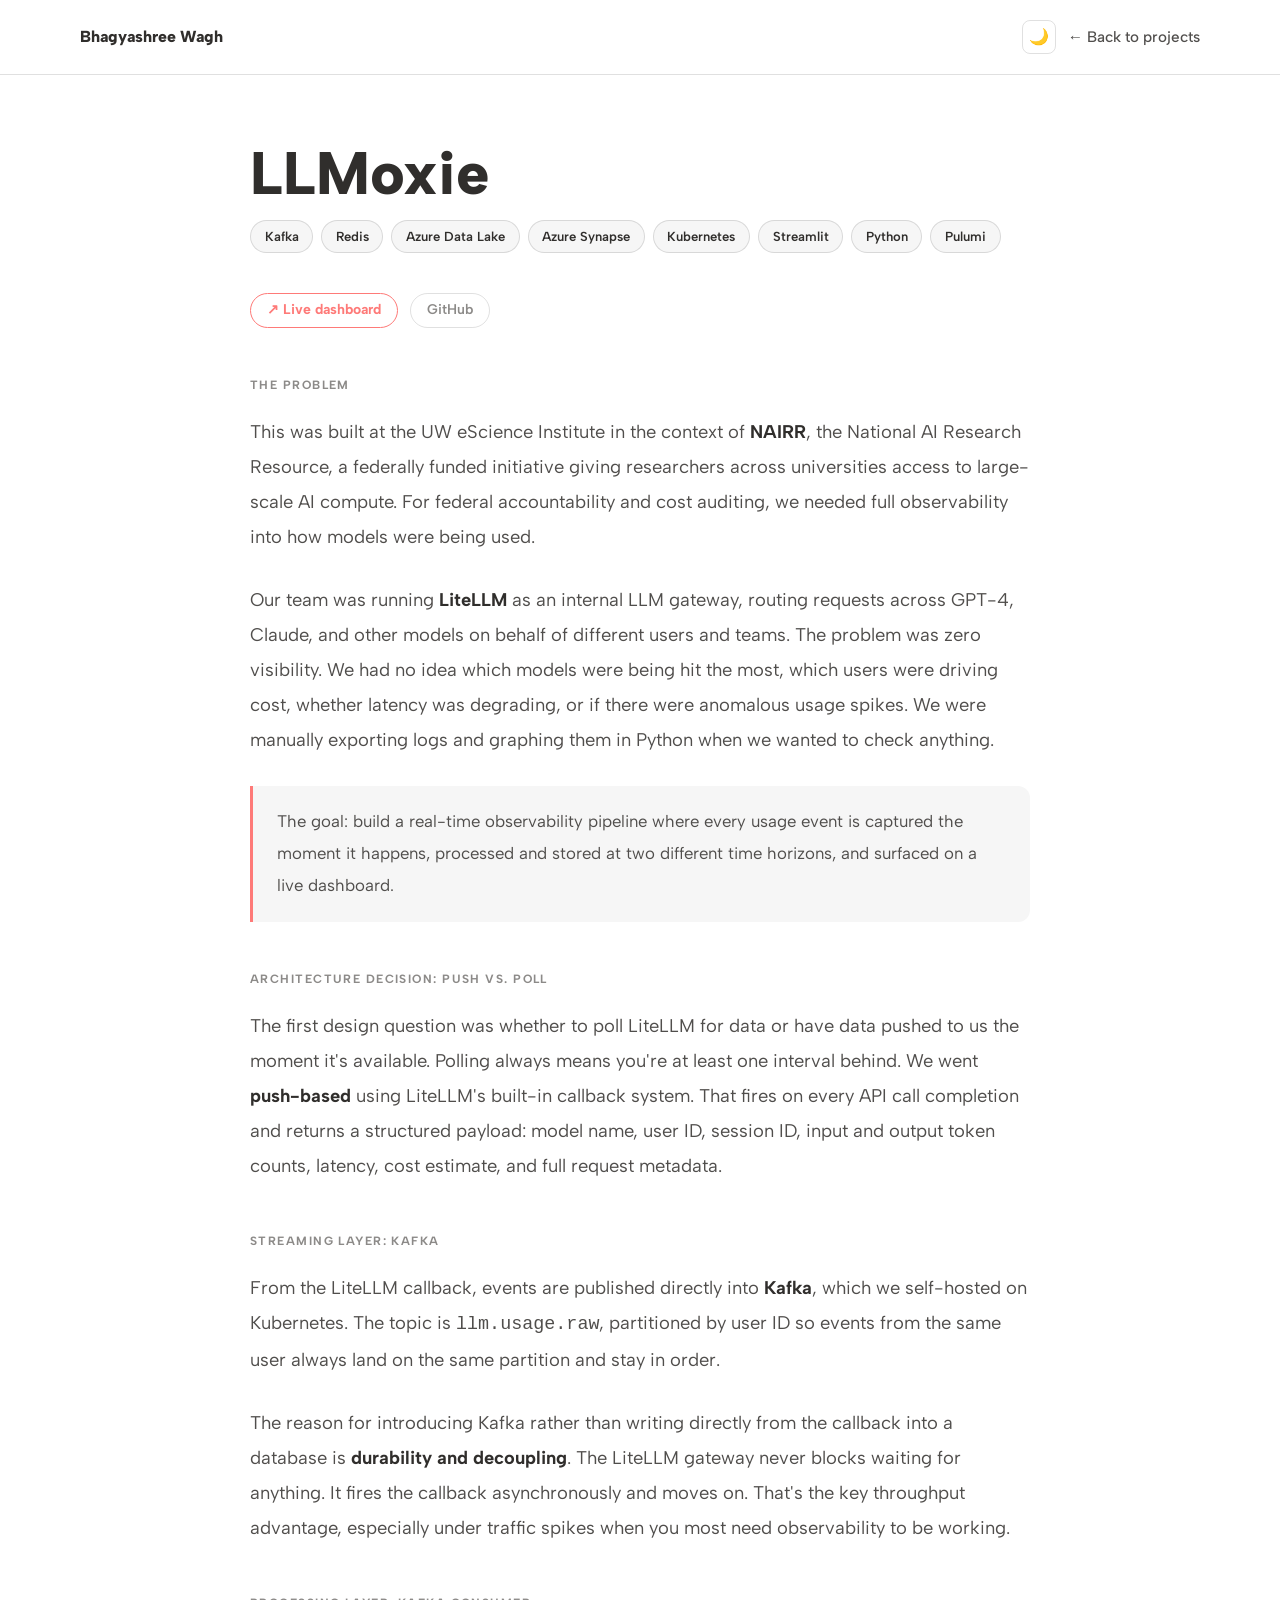
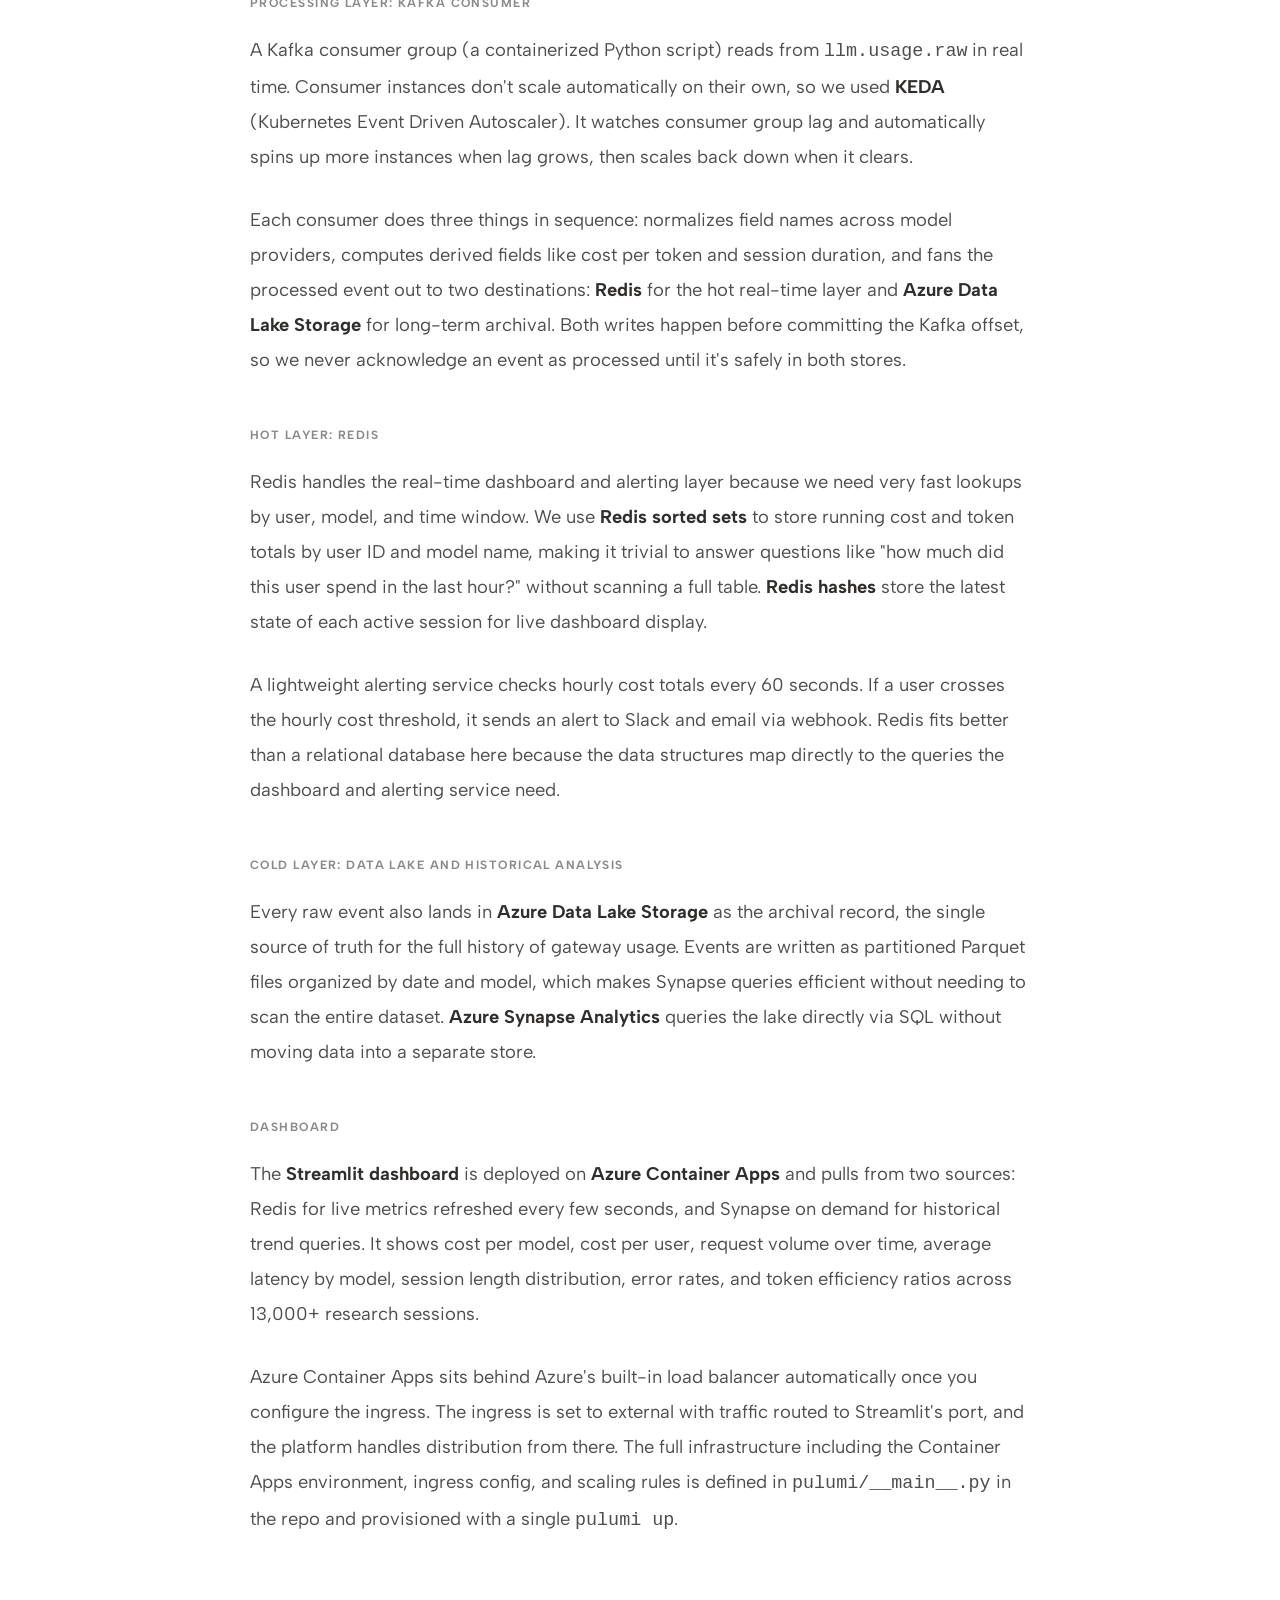
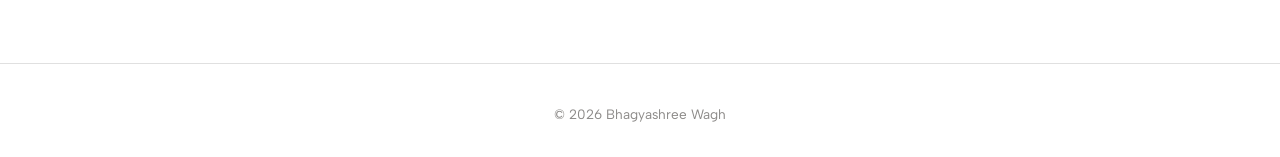
<file: projects/llmoxie.html>
<!DOCTYPE html>
<html lang="en">
<head>
  <meta charset="UTF-8" />
  <meta name="viewport" content="width=device-width, initial-scale=1.0" />
  <title>LLMoxie | Bhagyashree Wagh</title>
  <link rel="preconnect" href="https://fonts.googleapis.com" />
  <link rel="preconnect" href="https://fonts.gstatic.com" crossorigin />
  <link href="https://fonts.googleapis.com/css2?family=Albert+Sans:wght@400;500;600;700;800&family=Playwrite+US+Modern:wght@100..400&display=swap" rel="stylesheet" />
  <script>(function(){var t=localStorage.getItem('theme');if(t==='dark')document.documentElement.setAttribute('data-theme','dark')})();</script>
  <style>
    *,*::before,*::after{box-sizing:border-box;margin:0;padding:0}
    :root{
      --font:'Albert Sans',sans-serif;
      --cream:#F6F6F6;
      --white:rgb(255,255,255);
      --coral:rgb(254,122,120);
      --peach:rgb(255,173,173);
      --sage:rgb(179,222,193);
      --lavender:rgb(202,187,233);
      --sky:#87CEEB;
      --text:rgb(48,46,44);
      --text-mid:rgb(80,78,76);
      --text-light:rgb(140,138,136);
      --border:rgba(0,0,0,.12);
      --transition:all .2s ease;
    }
    [data-theme="dark"]{--white:#141414;--cream:#1c1c1c;--cream-dark:#252525;--text:rgb(230,228,226);--text-mid:rgba(230,228,226,.75);--text-light:rgb(160,158,156);--border:rgba(255,255,255,.14)}
    [data-theme="dark"] nav{background:#141414}
    .theme-toggle{background:none;border:1.5px solid var(--border);border-radius:50%;width:34px;height:34px;cursor:pointer;display:flex;align-items:center;justify-content:center;font-size:.9rem;transition:var(--transition);flex-shrink:0}
    .theme-toggle:hover{border-color:var(--coral)}
    body{font-family:var(--font);background:var(--white);color:var(--text);line-height:1.6;font-size:16px;-webkit-font-smoothing:antialiased}
    a{color:var(--text);text-decoration:none;transition:var(--transition)}
    .wrap{max-width:860px;margin:0 auto;padding:0 2.5rem}
    nav{padding:1.25rem 0;border-bottom:1px solid var(--border);position:sticky;top:0;background:var(--white);z-index:100}
    .nav-inner{max-width:1200px;margin:0 auto;padding:0 2.5rem;display:flex;align-items:center;justify-content:space-between}
    .nav-name{font-weight:800;font-size:1rem}
    .back-link{display:inline-flex;align-items:center;gap:.4rem;font-size:.95rem;color:var(--text-mid);font-weight:500}
    .back-link:hover{color:var(--text)}
    .proj-page{padding:4rem 0 6rem}
    .proj-heading{font-size:3rem;font-weight:800;line-height:1.15;margin-bottom:.75rem}
    @media(min-width:768px){.proj-heading{font-size:3.75rem}}
    .proj-meta{display:flex;flex-wrap:wrap;gap:.5rem;margin-bottom:2.5rem}
    .ptag{display:inline-block;padding:.3rem .85rem;border-radius:50px;font-size:.82rem;font-weight:600;background:var(--cream);color:var(--text);border:1px solid var(--border)}
    .proj-links{display:flex;gap:.75rem;margin-bottom:3rem}
    .proj-link-live{font-size:.88rem;font-weight:700;color:var(--coral);border:1.5px solid var(--coral);padding:.35rem 1rem;border-radius:50px;text-decoration:none;transition:var(--transition)}
    .proj-link-live:hover{background:var(--coral);color:#fff}
    .proj-link-gh{font-size:.88rem;font-weight:600;color:var(--text-light);border:1.5px solid var(--border);padding:.35rem 1rem;border-radius:50px;text-decoration:none;transition:var(--transition)}
    .proj-link-gh:hover{border-color:var(--text);color:var(--text)}
    .proj-body p{font-size:1.15rem;line-height:1.9;color:var(--text-mid);margin-bottom:1.75rem}
    .proj-body p strong{color:var(--text);font-weight:700}
    .section-label{font-size:.75rem;font-weight:700;letter-spacing:.12em;text-transform:uppercase;color:var(--text-light);margin:3rem 0 1.25rem;display:block}
    .callout{background:var(--cream);border-left:3px solid var(--coral);border-radius:0 12px 12px 0;padding:1.25rem 1.5rem;margin-bottom:1.75rem}
    .callout p{font-size:1.05rem;margin-bottom:0}
    footer{padding:2.5rem 0;border-top:1px solid var(--border);text-align:center;font-size:.85rem;color:var(--text-light)}
  </style>
  <link rel="stylesheet" href="../dark-mode.css">
</head>
<body>
<nav>
  <div class="nav-inner">
    <a href="../index.html" class="nav-name">Bhagyashree Wagh</a>
    <div style="display:flex;align-items:center;gap:.75rem">
      <button class="theme-toggle" onclick="toggleTheme()" aria-label="Toggle dark mode">🌙</button>
      <a href="../index.html#projects" class="back-link">← Back to projects</a>
    </div>
  </div>
</nav>

<div class="proj-page">
  <div class="wrap">
    <h1 class="proj-heading">LLMoxie</h1>
    <div class="proj-meta">
      <span class="ptag">Kafka</span><span class="ptag">Redis</span><span class="ptag">Azure Data Lake</span><span class="ptag">Azure Synapse</span><span class="ptag">Kubernetes</span><span class="ptag">Streamlit</span><span class="ptag">Python</span><span class="ptag">Pulumi</span>
    </div>
    <div class="proj-links">
      <a href="https://llmaven-prod-streamlit.azurewebsites.net" target="_blank" class="proj-link-live">↗ Live dashboard</a>
      <a href="https://github.com/bhagyashreewagh/llmaven-azure-demo" target="_blank" class="proj-link-gh">GitHub</a>
    </div>

    <div class="proj-body">

      <span class="section-label">The problem</span>

      <p>This was built at the UW eScience Institute in the context of <strong>NAIRR</strong>, the National AI Research Resource, a federally funded initiative giving researchers across universities access to large-scale AI compute. For federal accountability and cost auditing, we needed full observability into how models were being used.</p>

      <p>Our team was running <strong>LiteLLM</strong> as an internal LLM gateway, routing requests across GPT-4, Claude, and other models on behalf of different users and teams. The problem was zero visibility. We had no idea which models were being hit the most, which users were driving cost, whether latency was degrading, or if there were anomalous usage spikes. We were manually exporting logs and graphing them in Python when we wanted to check anything.</p>

      <div class="callout">
        <p>The goal: build a real-time observability pipeline where every usage event is captured the moment it happens, processed and stored at two different time horizons, and surfaced on a live dashboard.</p>
      </div>

      <span class="section-label">Architecture decision: push vs. poll</span>

      <p>The first design question was whether to poll LiteLLM for data or have data pushed to us the moment it's available. Polling always means you're at least one interval behind. We went <strong>push-based</strong> using LiteLLM's built-in callback system. That fires on every API call completion and returns a structured payload: model name, user ID, session ID, input and output token counts, latency, cost estimate, and full request metadata.</p>

      <span class="section-label">Streaming layer: Kafka</span>

      <p>From the LiteLLM callback, events are published directly into <strong>Kafka</strong>, which we self-hosted on Kubernetes. The topic is <code>llm.usage.raw</code>, partitioned by user ID so events from the same user always land on the same partition and stay in order.</p>

      <p>The reason for introducing Kafka rather than writing directly from the callback into a database is <strong>durability and decoupling</strong>. The LiteLLM gateway never blocks waiting for anything. It fires the callback asynchronously and moves on. That's the key throughput advantage, especially under traffic spikes when you most need observability to be working.</p>

      <span class="section-label">Processing layer: Kafka consumer</span>

      <p>A Kafka consumer group (a containerized Python script) reads from <code>llm.usage.raw</code> in real time. Consumer instances don't scale automatically on their own, so we used <strong>KEDA</strong> (Kubernetes Event Driven Autoscaler). It watches consumer group lag and automatically spins up more instances when lag grows, then scales back down when it clears.</p>

      <p>Each consumer does three things in sequence: normalizes field names across model providers, computes derived fields like cost per token and session duration, and fans the processed event out to two destinations: <strong>Redis</strong> for the hot real-time layer and <strong>Azure Data Lake Storage</strong> for long-term archival. Both writes happen before committing the Kafka offset, so we never acknowledge an event as processed until it's safely in both stores.</p>

      <span class="section-label">Hot layer: Redis</span>

      <p>Redis handles the real-time dashboard and alerting layer because we need very fast lookups by user, model, and time window. We use <strong>Redis sorted sets</strong> to store running cost and token totals by user ID and model name, making it trivial to answer questions like "how much did this user spend in the last hour?" without scanning a full table. <strong>Redis hashes</strong> store the latest state of each active session for live dashboard display.</p>

      <p>A lightweight alerting service checks hourly cost totals every 60 seconds. If a user crosses the hourly cost threshold, it sends an alert to Slack and email via webhook. Redis fits better than a relational database here because the data structures map directly to the queries the dashboard and alerting service need.</p>

      <span class="section-label">Cold layer: data lake and historical analysis</span>

      <p>Every raw event also lands in <strong>Azure Data Lake Storage</strong> as the archival record, the single source of truth for the full history of gateway usage. Events are written as partitioned Parquet files organized by date and model, which makes Synapse queries efficient without needing to scan the entire dataset. <strong>Azure Synapse Analytics</strong> queries the lake directly via SQL without moving data into a separate store.</p>

      <span class="section-label">Dashboard</span>

      <p>The <strong>Streamlit dashboard</strong> is deployed on <strong>Azure Container Apps</strong> and pulls from two sources: Redis for live metrics refreshed every few seconds, and Synapse on demand for historical trend queries. It shows cost per model, cost per user, request volume over time, average latency by model, session length distribution, error rates, and token efficiency ratios across 13,000+ research sessions.</p>

      <p>Azure Container Apps sits behind Azure's built-in load balancer automatically once you configure the ingress. The ingress is set to external with traffic routed to Streamlit's port, and the platform handles distribution from there. The full infrastructure including the Container Apps environment, ingress config, and scaling rules is defined in <code>pulumi/__main__.py</code> in the repo and provisioned with a single <code>pulumi up</code>.</p>

    </div>
  </div>
</div>

<footer>© 2026 Bhagyashree Wagh</footer>
<script>
function toggleTheme(){const dark=document.documentElement.getAttribute('data-theme')==='dark';document.documentElement.setAttribute('data-theme',dark?'light':'dark');localStorage.setItem('theme',dark?'light':'dark');document.querySelectorAll('.theme-toggle').forEach(b=>b.textContent=dark?'🌙':'☀️');}
(function(){const dark=document.documentElement.getAttribute('data-theme')==='dark';document.querySelectorAll('.theme-toggle').forEach(b=>b.textContent=dark?'☀️':'🌙');})();
</script>
</body>
</html>
</file>
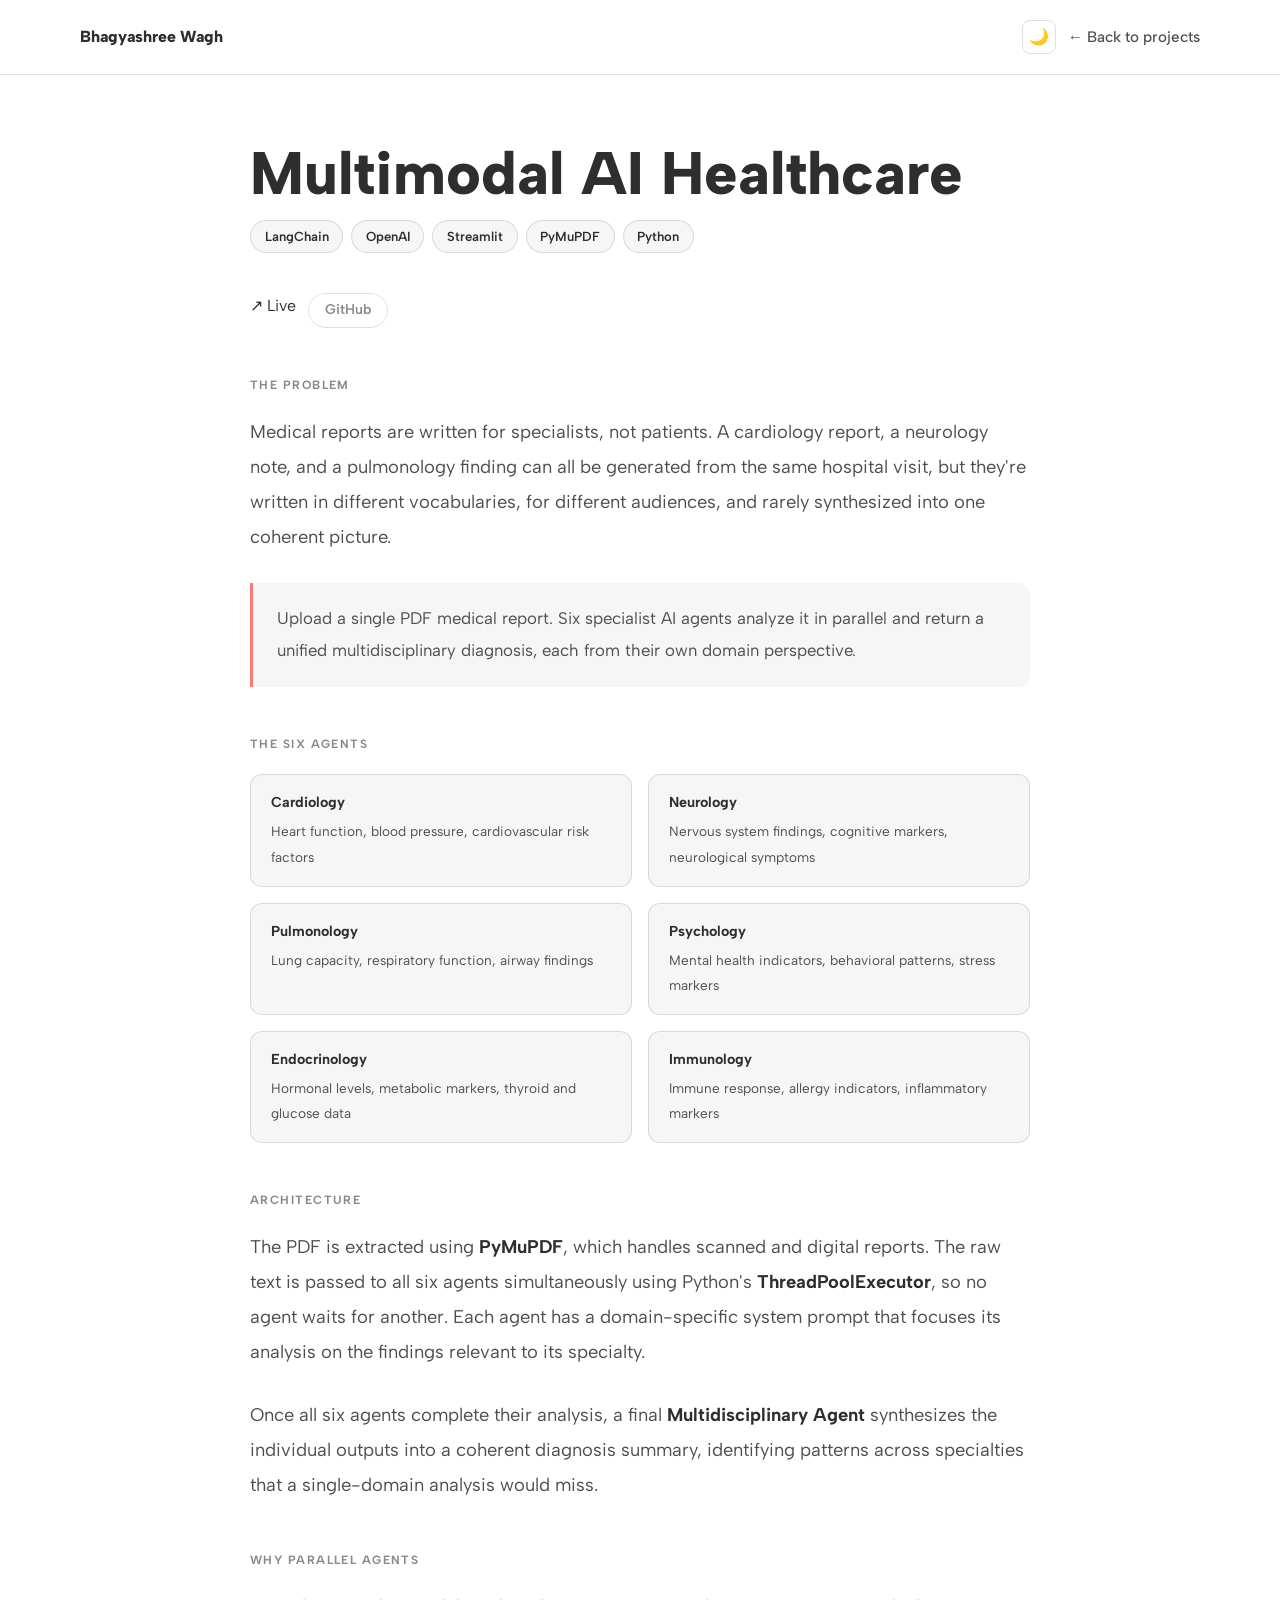
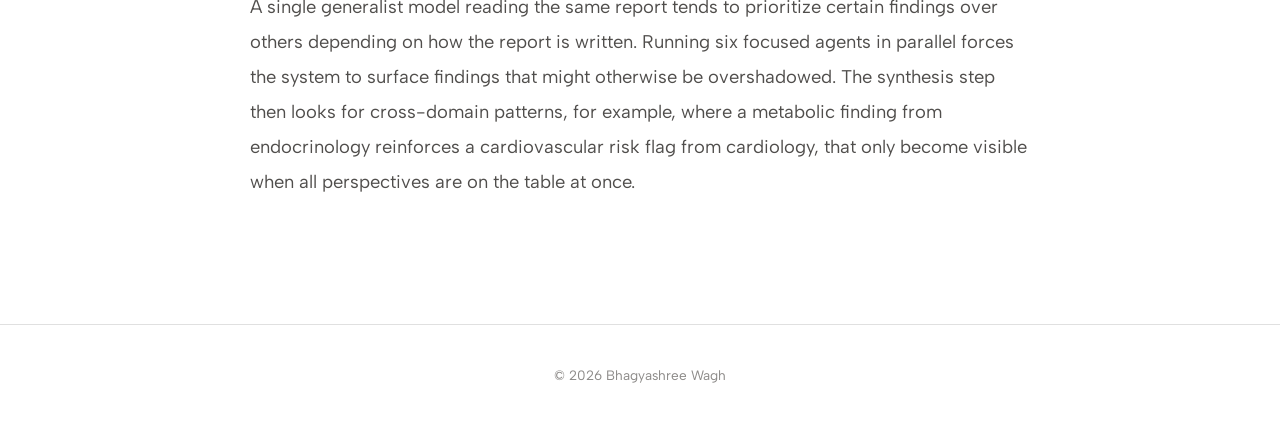
<file: projects/multimodal.html>
<!DOCTYPE html>
<html lang="en">
<head>
  <meta charset="UTF-8" />
  <meta name="viewport" content="width=device-width, initial-scale=1.0" />
  <title>Multimodal AI Healthcare | Bhagyashree Wagh</title>
  <link rel="preconnect" href="https://fonts.googleapis.com" />
  <link rel="preconnect" href="https://fonts.gstatic.com" crossorigin />
  <link href="https://fonts.googleapis.com/css2?family=Albert+Sans:wght@400;500;600;700;800&display=swap" rel="stylesheet" />
  <script>(function(){var t=localStorage.getItem('theme');if(t==='dark')document.documentElement.setAttribute('data-theme','dark')})();</script>
  <style>
    *,*::before,*::after{box-sizing:border-box;margin:0;padding:0}
    :root{
      --font:'Albert Sans',sans-serif;
      --cream:#F6F6F6;--white:rgb(255,255,255);--coral:rgb(254,122,120);
      --sage:rgb(179,222,193);--lavender:rgb(202,187,233);
      --text:rgb(48,46,44);--text-mid:rgb(80,78,76);--text-light:rgb(140,138,136);
      --border:rgba(0,0,0,.12);--transition:all .2s ease;
    }
    [data-theme="dark"]{--white:#141414;--cream:#1c1c1c;--cream-dark:#252525;--text:rgb(230,228,226);--text-mid:rgba(230,228,226,.75);--text-light:rgb(160,158,156);--border:rgba(255,255,255,.14)}
    [data-theme="dark"] nav{background:#141414}
    .theme-toggle{background:none;border:1.5px solid var(--border);border-radius:50%;width:34px;height:34px;cursor:pointer;display:flex;align-items:center;justify-content:center;font-size:.9rem;transition:var(--transition);flex-shrink:0}
    .theme-toggle:hover{border-color:var(--coral)}
    body{font-family:var(--font);background:var(--white);color:var(--text);line-height:1.6;font-size:16px;-webkit-font-smoothing:antialiased}
    a{color:var(--text);text-decoration:none;transition:var(--transition)}
    .wrap{max-width:860px;margin:0 auto;padding:0 2.5rem}
    nav{padding:1.25rem 0;border-bottom:1px solid var(--border);position:sticky;top:0;background:var(--white);z-index:100}
    .nav-inner{max-width:1200px;margin:0 auto;padding:0 2.5rem;display:flex;align-items:center;justify-content:space-between}
    .nav-name{font-weight:800;font-size:1rem}
    .back-link{display:inline-flex;align-items:center;gap:.4rem;font-size:.95rem;color:var(--text-mid);font-weight:500}
    .back-link:hover{color:var(--text)}
    .proj-page{padding:4rem 0 6rem}
    .proj-heading{font-size:3rem;font-weight:800;line-height:1.15;margin-bottom:.75rem}
    @media(min-width:768px){.proj-heading{font-size:3.75rem}}
    .proj-meta{display:flex;flex-wrap:wrap;gap:.5rem;margin-bottom:2.5rem}
    .ptag{display:inline-block;padding:.3rem .85rem;border-radius:50px;font-size:.82rem;font-weight:600;background:var(--cream);color:var(--text);border:1px solid var(--border)}
    .proj-links{display:flex;gap:.75rem;margin-bottom:3rem}
    .proj-link-gh{font-size:.88rem;font-weight:600;color:var(--text-light);border:1.5px solid var(--border);padding:.35rem 1rem;border-radius:50px;text-decoration:none;transition:var(--transition)}
    .proj-link-gh:hover{border-color:var(--text);color:var(--text)}
    .proj-body p{font-size:1.15rem;line-height:1.9;color:var(--text-mid);margin-bottom:1.75rem}
    .proj-body p strong{color:var(--text);font-weight:700}
    .section-label{font-size:.75rem;font-weight:700;letter-spacing:.12em;text-transform:uppercase;color:var(--text-light);margin:3rem 0 1.25rem;display:block}
    .callout{background:var(--cream);border-left:3px solid var(--coral);border-radius:0 12px 12px 0;padding:1.25rem 1.5rem;margin-bottom:1.75rem}
    .callout p{font-size:1.05rem;margin-bottom:0}
    .agent-grid{display:grid;grid-template-columns:1fr 1fr;gap:1rem;margin-bottom:1.75rem}
    @media(max-width:600px){.agent-grid{grid-template-columns:1fr}}
    .agent-card{background:var(--cream);border-radius:12px;padding:1rem 1.25rem;border:1px solid var(--border)}
    .agent-card strong{display:block;font-size:.9rem;font-weight:700;margin-bottom:.25rem}
    .agent-card span{font-size:.85rem;color:var(--text-mid)}
    footer{padding:2.5rem 0;border-top:1px solid var(--border);text-align:center;font-size:.85rem;color:var(--text-light)}
  </style>
  <link rel="stylesheet" href="../dark-mode.css">
</head>
<body>
<nav>
  <div class="nav-inner">
    <a href="../index.html" class="nav-name">Bhagyashree Wagh</a>
    <div style="display:flex;align-items:center;gap:.75rem">
      <button class="theme-toggle" onclick="toggleTheme()" aria-label="Toggle dark mode">🌙</button>
      <a href="../index.html#projects" class="back-link">← Back to projects</a>
    </div>
  </div>
</nav>

<div class="proj-page">
  <div class="wrap">
    <h1 class="proj-heading">Multimodal AI Healthcare</h1>
    <div class="proj-meta">
      <span class="ptag">LangChain</span><span class="ptag">OpenAI</span><span class="ptag">Streamlit</span><span class="ptag">PyMuPDF</span><span class="ptag">Python</span>
    </div>
    <div class="proj-links">
      <a href="https://multimodal-ai-healthcare.onrender.com/" target="_blank" class="proj-link-live">↗ Live</a>
      <a href="https://github.com/bhagyashreewagh/Multimodal-AI-Healthcare" target="_blank" class="proj-link-gh">GitHub</a>
    </div>

    <div class="proj-body">

      <span class="section-label">The problem</span>

      <p>Medical reports are written for specialists, not patients. A cardiology report, a neurology note, and a pulmonology finding can all be generated from the same hospital visit, but they're written in different vocabularies, for different audiences, and rarely synthesized into one coherent picture.</p>

      <div class="callout">
        <p>Upload a single PDF medical report. Six specialist AI agents analyze it in parallel and return a unified multidisciplinary diagnosis, each from their own domain perspective.</p>
      </div>

      <span class="section-label">The six agents</span>

      <div class="agent-grid">
        <div class="agent-card"><strong>Cardiology</strong><span>Heart function, blood pressure, cardiovascular risk factors</span></div>
        <div class="agent-card"><strong>Neurology</strong><span>Nervous system findings, cognitive markers, neurological symptoms</span></div>
        <div class="agent-card"><strong>Pulmonology</strong><span>Lung capacity, respiratory function, airway findings</span></div>
        <div class="agent-card"><strong>Psychology</strong><span>Mental health indicators, behavioral patterns, stress markers</span></div>
        <div class="agent-card"><strong>Endocrinology</strong><span>Hormonal levels, metabolic markers, thyroid and glucose data</span></div>
        <div class="agent-card"><strong>Immunology</strong><span>Immune response, allergy indicators, inflammatory markers</span></div>
      </div>

      <span class="section-label">Architecture</span>

      <p>The PDF is extracted using <strong>PyMuPDF</strong>, which handles scanned and digital reports. The raw text is passed to all six agents simultaneously using Python's <strong>ThreadPoolExecutor</strong>, so no agent waits for another. Each agent has a domain-specific system prompt that focuses its analysis on the findings relevant to its specialty.</p>

      <p>Once all six agents complete their analysis, a final <strong>Multidisciplinary Agent</strong> synthesizes the individual outputs into a coherent diagnosis summary, identifying patterns across specialties that a single-domain analysis would miss.</p>

      <span class="section-label">Why parallel agents</span>

      <p>A single generalist model reading the same report tends to prioritize certain findings over others depending on how the report is written. Running six focused agents in parallel forces the system to surface findings that might otherwise be overshadowed. The synthesis step then looks for cross-domain patterns, for example, where a metabolic finding from endocrinology reinforces a cardiovascular risk flag from cardiology, that only become visible when all perspectives are on the table at once.</p>

    </div>
  </div>
</div>

<footer>© 2026 Bhagyashree Wagh</footer>
<script>
function toggleTheme(){const dark=document.documentElement.getAttribute('data-theme')==='dark';document.documentElement.setAttribute('data-theme',dark?'light':'dark');localStorage.setItem('theme',dark?'light':'dark');document.querySelectorAll('.theme-toggle').forEach(b=>b.textContent=dark?'🌙':'☀️');}
(function(){const dark=document.documentElement.getAttribute('data-theme')==='dark';document.querySelectorAll('.theme-toggle').forEach(b=>b.textContent=dark?'☀️':'🌙');})();
</script>
</body>
</html>
</file>
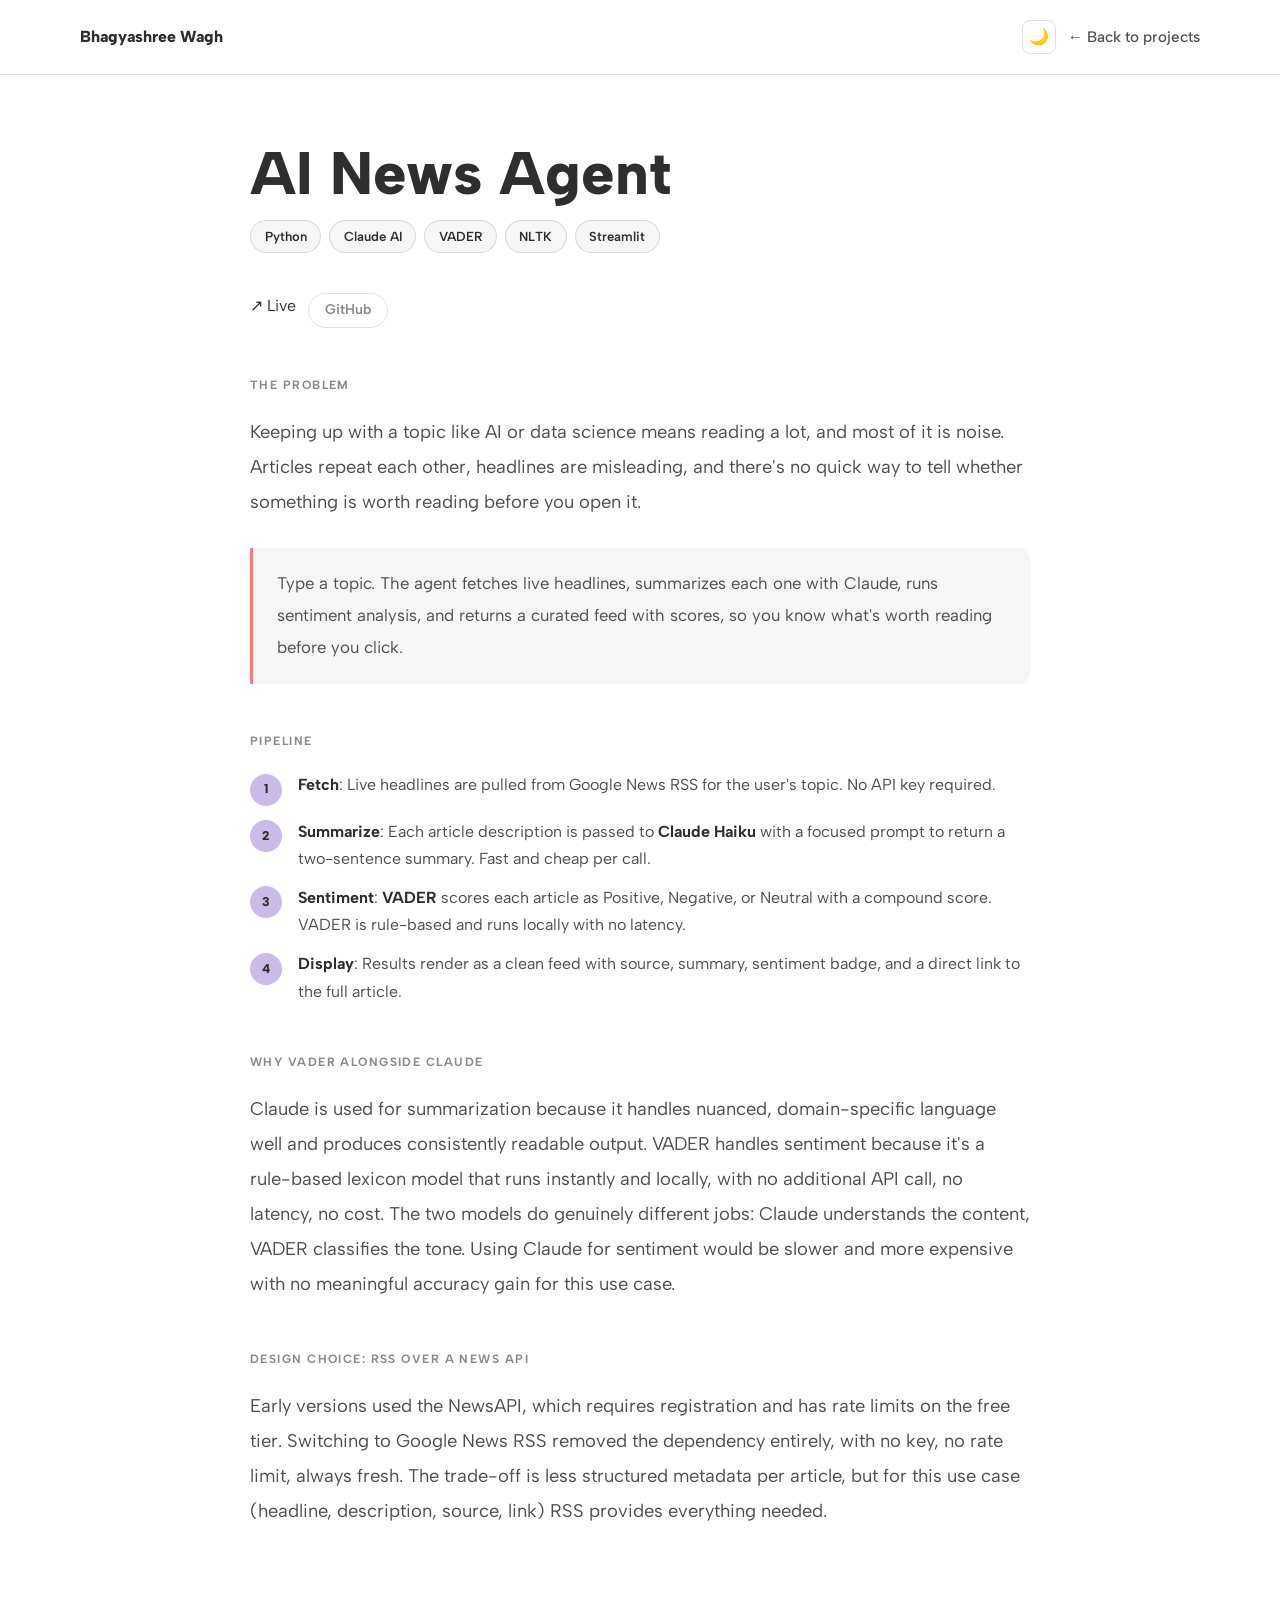
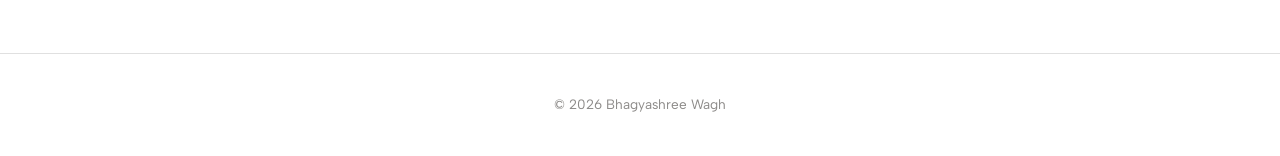
<file: projects/news-agent.html>
<!DOCTYPE html>
<html lang="en">
<head>
  <meta charset="UTF-8" />
  <meta name="viewport" content="width=device-width, initial-scale=1.0" />
  <title>AI News Agent | Bhagyashree Wagh</title>
  <link rel="preconnect" href="https://fonts.googleapis.com" />
  <link rel="preconnect" href="https://fonts.gstatic.com" crossorigin />
  <link href="https://fonts.googleapis.com/css2?family=Albert+Sans:wght@400;500;600;700;800&display=swap" rel="stylesheet" />
  <script>(function(){var t=localStorage.getItem('theme');if(t==='dark')document.documentElement.setAttribute('data-theme','dark')})();</script>
  <style>
    *,*::before,*::after{box-sizing:border-box;margin:0;padding:0}
    :root{
      --font:'Albert Sans',sans-serif;
      --cream:#F6F6F6;--white:rgb(255,255,255);--coral:rgb(254,122,120);
      --sage:rgb(179,222,193);--lavender:rgb(202,187,233);
      --text:rgb(48,46,44);--text-mid:rgb(80,78,76);--text-light:rgb(140,138,136);
      --border:rgba(0,0,0,.12);--transition:all .2s ease;
    }
    [data-theme="dark"]{--white:#141414;--cream:#1c1c1c;--cream-dark:#252525;--text:rgb(230,228,226);--text-mid:rgba(230,228,226,.75);--text-light:rgb(160,158,156);--border:rgba(255,255,255,.14)}
    [data-theme="dark"] nav{background:#141414}
    .theme-toggle{background:none;border:1.5px solid var(--border);border-radius:50%;width:34px;height:34px;cursor:pointer;display:flex;align-items:center;justify-content:center;font-size:.9rem;transition:var(--transition);flex-shrink:0}
    .theme-toggle:hover{border-color:var(--coral)}
    body{font-family:var(--font);background:var(--white);color:var(--text);line-height:1.6;font-size:16px;-webkit-font-smoothing:antialiased}
    a{color:var(--text);text-decoration:none;transition:var(--transition)}
    .wrap{max-width:860px;margin:0 auto;padding:0 2.5rem}
    nav{padding:1.25rem 0;border-bottom:1px solid var(--border);position:sticky;top:0;background:var(--white);z-index:100}
    .nav-inner{max-width:1200px;margin:0 auto;padding:0 2.5rem;display:flex;align-items:center;justify-content:space-between}
    .nav-name{font-weight:800;font-size:1rem}
    .back-link{display:inline-flex;align-items:center;gap:.4rem;font-size:.95rem;color:var(--text-mid);font-weight:500}
    .back-link:hover{color:var(--text)}
    .proj-page{padding:4rem 0 6rem}
    .proj-heading{font-size:3rem;font-weight:800;line-height:1.15;margin-bottom:.75rem}
    @media(min-width:768px){.proj-heading{font-size:3.75rem}}
    .proj-meta{display:flex;flex-wrap:wrap;gap:.5rem;margin-bottom:2.5rem}
    .ptag{display:inline-block;padding:.3rem .85rem;border-radius:50px;font-size:.82rem;font-weight:600;background:var(--cream);color:var(--text);border:1px solid var(--border)}
    .proj-links{display:flex;gap:.75rem;margin-bottom:3rem}
    .proj-link-gh{font-size:.88rem;font-weight:600;color:var(--text-light);border:1.5px solid var(--border);padding:.35rem 1rem;border-radius:50px;text-decoration:none;transition:var(--transition)}
    .proj-link-gh:hover{border-color:var(--text);color:var(--text)}
    .proj-body p{font-size:1.15rem;line-height:1.9;color:var(--text-mid);margin-bottom:1.75rem}
    .proj-body p strong{color:var(--text);font-weight:700}
    .section-label{font-size:.75rem;font-weight:700;letter-spacing:.12em;text-transform:uppercase;color:var(--text-light);margin:3rem 0 1.25rem;display:block}
    .callout{background:var(--cream);border-left:3px solid var(--coral);border-radius:0 12px 12px 0;padding:1.25rem 1.5rem;margin-bottom:1.75rem}
    .callout p{font-size:1.05rem;margin-bottom:0}
    .pipeline-steps{display:flex;flex-direction:column;gap:.75rem;margin-bottom:1.75rem}
    .step{display:flex;align-items:flex-start;gap:1rem}
    .step-num{min-width:2rem;height:2rem;background:var(--lavender);border-radius:50%;display:flex;align-items:center;justify-content:center;font-size:.8rem;font-weight:800;color:var(--text);flex-shrink:0;margin-top:.15rem}
    .step-text{font-size:1rem;color:var(--text-mid);line-height:1.7}
    .step-text strong{color:var(--text)}
    footer{padding:2.5rem 0;border-top:1px solid var(--border);text-align:center;font-size:.85rem;color:var(--text-light)}
  </style>
  <link rel="stylesheet" href="../dark-mode.css">
</head>
<body>
<nav>
  <div class="nav-inner">
    <a href="../index.html" class="nav-name">Bhagyashree Wagh</a>
    <div style="display:flex;align-items:center;gap:.75rem">
      <button class="theme-toggle" onclick="toggleTheme()" aria-label="Toggle dark mode">🌙</button>
      <a href="../index.html#projects" class="back-link">← Back to projects</a>
    </div>
  </div>
</nav>

<div class="proj-page">
  <div class="wrap">
    <h1 class="proj-heading">AI News Agent</h1>
    <div class="proj-meta">
      <span class="ptag">Python</span><span class="ptag">Claude AI</span><span class="ptag">VADER</span><span class="ptag">NLTK</span><span class="ptag">Streamlit</span>
    </div>
    <div class="proj-links">
      <a href="https://multimodal-ai-agent-news.onrender.com/" target="_blank" class="proj-link-live">↗ Live</a>
      <a href="https://github.com/bhagyashreewagh/Multimodal-AI-Agent-News" target="_blank" class="proj-link-gh">GitHub</a>
    </div>

    <div class="proj-body">

      <span class="section-label">The problem</span>

      <p>Keeping up with a topic like AI or data science means reading a lot, and most of it is noise. Articles repeat each other, headlines are misleading, and there's no quick way to tell whether something is worth reading before you open it.</p>

      <div class="callout">
        <p>Type a topic. The agent fetches live headlines, summarizes each one with Claude, runs sentiment analysis, and returns a curated feed with scores, so you know what's worth reading before you click.</p>
      </div>

      <span class="section-label">Pipeline</span>

      <div class="pipeline-steps">
        <div class="step">
          <div class="step-num">1</div>
          <div class="step-text"><strong>Fetch</strong>: Live headlines are pulled from Google News RSS for the user's topic. No API key required.</div>
        </div>
        <div class="step">
          <div class="step-num">2</div>
          <div class="step-text"><strong>Summarize</strong>: Each article description is passed to <strong>Claude Haiku</strong> with a focused prompt to return a two-sentence summary. Fast and cheap per call.</div>
        </div>
        <div class="step">
          <div class="step-num">3</div>
          <div class="step-text"><strong>Sentiment</strong>: <strong>VADER</strong> scores each article as Positive, Negative, or Neutral with a compound score. VADER is rule-based and runs locally with no latency.</div>
        </div>
        <div class="step">
          <div class="step-num">4</div>
          <div class="step-text"><strong>Display</strong>: Results render as a clean feed with source, summary, sentiment badge, and a direct link to the full article.</div>
        </div>
      </div>

      <span class="section-label">Why VADER alongside Claude</span>

      <p>Claude is used for summarization because it handles nuanced, domain-specific language well and produces consistently readable output. VADER handles sentiment because it's a rule-based lexicon model that runs instantly and locally, with no additional API call, no latency, no cost. The two models do genuinely different jobs: Claude understands the content, VADER classifies the tone. Using Claude for sentiment would be slower and more expensive with no meaningful accuracy gain for this use case.</p>

      <span class="section-label">Design choice: RSS over a news API</span>

      <p>Early versions used the NewsAPI, which requires registration and has rate limits on the free tier. Switching to Google News RSS removed the dependency entirely, with no key, no rate limit, always fresh. The trade-off is less structured metadata per article, but for this use case (headline, description, source, link) RSS provides everything needed.</p>

    </div>
  </div>
</div>

<footer>© 2026 Bhagyashree Wagh</footer>
<script>
function toggleTheme(){const dark=document.documentElement.getAttribute('data-theme')==='dark';document.documentElement.setAttribute('data-theme',dark?'light':'dark');localStorage.setItem('theme',dark?'light':'dark');document.querySelectorAll('.theme-toggle').forEach(b=>b.textContent=dark?'🌙':'☀️');}
(function(){const dark=document.documentElement.getAttribute('data-theme')==='dark';document.querySelectorAll('.theme-toggle').forEach(b=>b.textContent=dark?'☀️':'🌙');})();
</script>
</body>
</html>
</file>
<file: dark-mode.css>
/* ═══════════════════════════════════════════════════
   DARK MODE — shared across all pages
═══════════════════════════════════════════════════ */

/* ── Variables ─────────────────────────────────── */
[data-theme="dark"] {
  --cream: #1e1e1e;
  --cream-dark: #272727;
  --white: #141414;
  --text: rgb(235,232,228);
  --text-mid: rgba(235,232,228,.65);
  --text-light: rgba(235,232,228,.38);
  --border: rgba(255,255,255,.1);
}

[data-theme="dark"] body {
  background: #141414;
}

/* ── Navbars ────────────────────────────────────── */
[data-theme="dark"] .navbar-b {
  background: rgba(20,20,20,.93) !important;
}
[data-theme="dark"] nav {
  background: #141414;
  border-bottom-color: rgba(255,255,255,.08);
}

/* ── Hero ───────────────────────────────────────── */
[data-theme="dark"] .hero { background: #1e1e1e }
[data-theme="dark"] .hero-inner {
  background: #141414;
  border-color: rgba(255,255,255,.06);
}
[data-theme="dark"] .hero-right { background: #1e1e1e }

/* ── Sections that use --text as bg (invert fix) ── */
[data-theme="dark"] .sec-dark  { background: #242424 }
[data-theme="dark"] .quote-sec { background: #242424 }
[data-theme="dark"] .sec-dark .heading-lg,
[data-theme="dark"] .sec-dark h2,
[data-theme="dark"] .sec-dark h3 { color: var(--text) }
[data-theme="dark"] .sec-dark .body-md,
[data-theme="dark"] .sec-dark p  { color: var(--text-mid) }

/* ── Cert flip cards: light front so logos are readable ── */
[data-theme="dark"] .cert-front { background: #f0f0f0 }
[data-theme="dark"] .cert-front .cert-name { color: rgb(30,28,26) }
[data-theme="dark"] .cert-back  { background: #2a2a2a }

/* ── Logo / image areas: keep light so dark logos show ── */
[data-theme="dark"] .role-card-logo  { background: #f0f0f0 }
[data-theme="dark"] .uw-bg           { background: #f5f5f5 !important }
[data-theme="dark"] .mumbai-bg       { background: #f5f5f5 !important }
[data-theme="dark"] .edu-logo-home   { background: #f5f5f5 !important }
[data-theme="dark"] .marquee-item    { background: #f0f0f0; border-color: transparent }
[data-theme="dark"] .marquee-section { background: #1e1e1e }

/* ── Personality tags: dark text on light pastel backgrounds ── */
[data-theme="dark"] .p-tag { color: rgb(30,28,26) !important; border-color: rgba(0,0,0,.3) !important }
[data-theme="dark"] .tag   { color: rgb(30,28,26) !important; border-color: rgba(0,0,0,.2) !important }

/* ── GitHub social button: near-black is invisible on dark bg ── */
[data-theme="dark"] .contact-social-btn.gh { border-color: rgba(255,255,255,.55); color: rgba(255,255,255,.8) }
[data-theme="dark"] .contact-social-btn.gh:hover { border-color: #fff; color: #fff }

/* ── "See my work" btn: peach bg stays light, text must be dark ── */
[data-theme="dark"] .btn-fill { color: rgb(30,28,26) }
[data-theme="dark"] .btn-fill:hover { color: rgb(30,28,26) }

/* ── How I Work cards: pastel bgs don't change, force dark text ── */
[data-theme="dark"] .approach-card h4 { color: rgb(30,28,26) }
[data-theme="dark"] .approach-card p   { color: rgba(30,28,26,.72) }
[data-theme="dark"] .approach-card-toggle { color: rgba(30,28,26,.6); background: rgba(0,0,0,.1) }

/* ── Testimonial quote mark: brighter coral so it's visible ── */
[data-theme="dark"] .testimonial-quote-mark { color: var(--coral); opacity: .65 }

/* ── Publication entries ────────────────────────── */
[data-theme="dark"] .pub-card  { background: #1e1e1e }
[data-theme="dark"] .pub-entry { background: #1e1e1e }

/* ── Project deep-dive elements ─────────────────── */
[data-theme="dark"] .callout      { background: #1e1e1e }
[data-theme="dark"] .agent-card   { background: #1e1e1e }
[data-theme="dark"] .detail-card  { background: #1e1e1e }
[data-theme="dark"] .arch-card    { background: #1e1e1e }
[data-theme="dark"] .feat-card    { background: #1e1e1e }
[data-theme="dark"] .timeline-step{ background: #1e1e1e }
[data-theme="dark"] .int-card     { background: #1e1e1e }
[data-theme="dark"] .phase-card   { background: #1e1e1e }
[data-theme="dark"] .proj-page    { background: #141414 }

/* ── Mobile menu ────────────────────────────────── */
[data-theme="dark"] .mobile-menu { background: #141414 }

/* ── About page ─────────────────────────────────── */
[data-theme="dark"] .edu-section { background: var(--cream) }

/* ── Theme toggle button ────────────────────────── */
.theme-toggle {
  background: none;
  border: 1.5px solid var(--border);
  cursor: pointer;
  font-size: 1rem;
  padding: .3rem .55rem;
  border-radius: 8px;
  transition: background .2s, border-color .2s;
  line-height: 1;
  flex-shrink: 0;
}
.theme-toggle:hover {
  background: var(--cream);
  border-color: var(--text-light);
}
</file>
